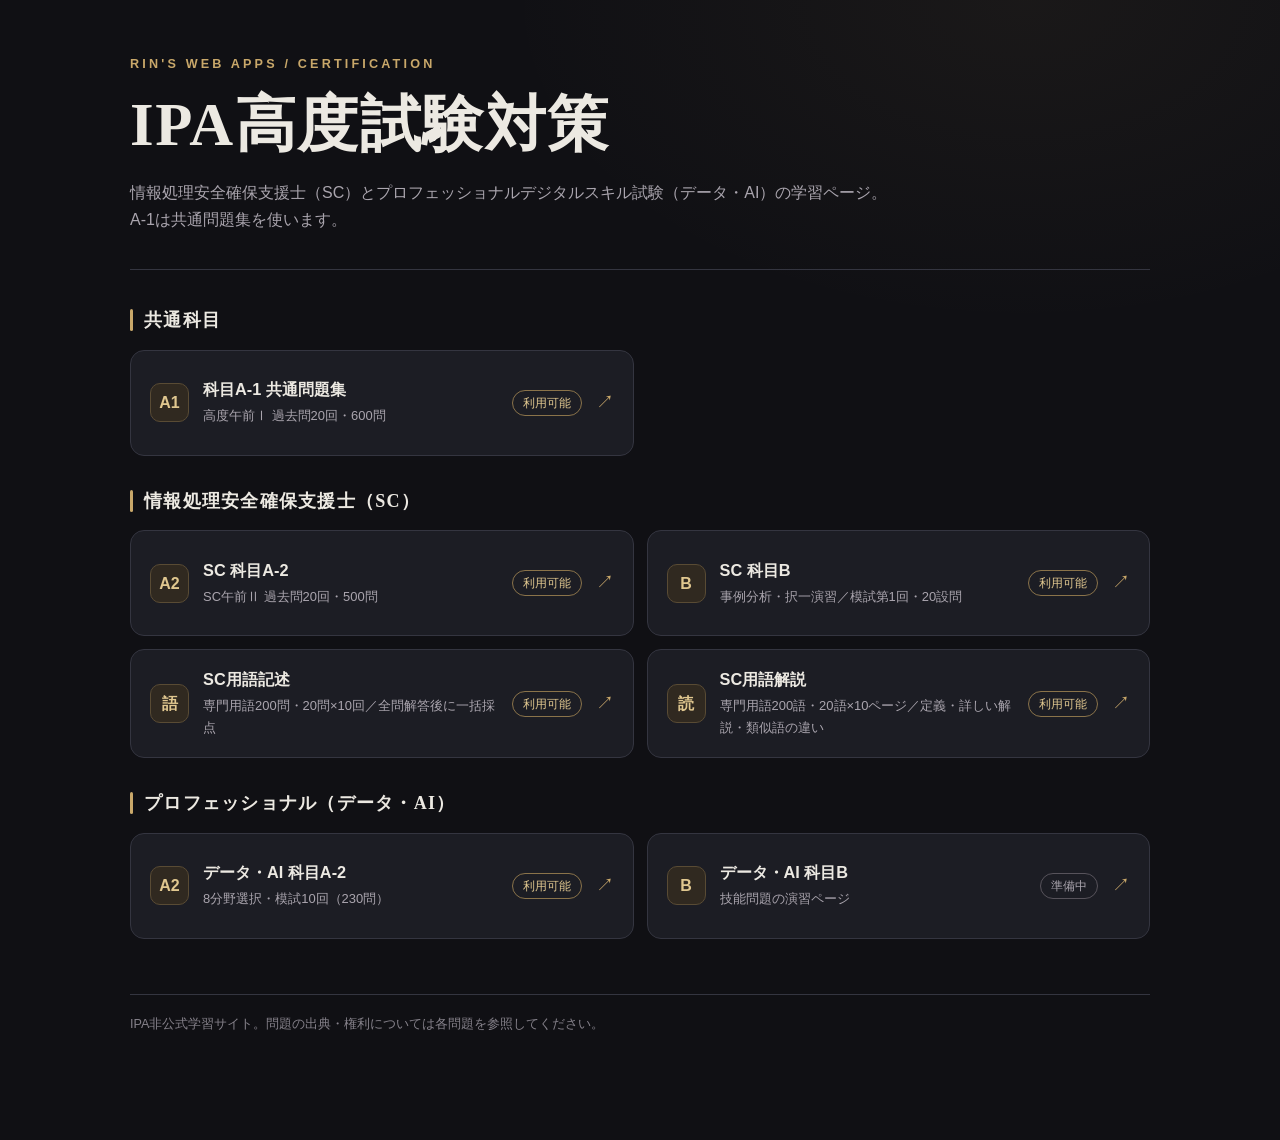
<file: index.html>
<!doctype html>
<html lang="ja"><head><meta charset="utf-8"><meta name="viewport" content="width=device-width,initial-scale=1"><meta name="theme-color" content="#101014"><link rel="stylesheet" href="assets/portal.css"><title>IPA高度試験対策 | Rin’s Web Apps</title></head>
<body><div class="wrap">
<header><p class="eyebrow">RIN'S WEB APPS / CERTIFICATION</p><h1>IPA高度試験対策</h1>
<p class="intro">情報処理安全確保支援士（SC）とプロフェッショナルデジタルスキル試験（データ・AI）の学習ページ。A-1は共通問題集を使います。</p></header>
<hr class="top-rule">
<section class="course" aria-labelledby="common"><h2 class="heading" id="common">共通科目</h2><div class="cards"><a class="tile" href="a1/" aria-label="科目A-1 共通問題集：利用可能">
      <span class="glyph" aria-hidden="true">A1</span>
      <span class="content"><strong>科目A-1 共通問題集</strong><small>高度午前Ⅰ 過去問20回・600問</small></span>
      <span class="state ready">利用可能</span><span class="arrow" aria-hidden="true">↗</span>
    </a></div></section>
<section class="course" aria-labelledby="sc"><h2 class="heading" id="sc">情報処理安全確保支援士（SC）</h2><div class="cards"><a class="tile" href="sc/a2.html" aria-label="SC 科目A-2：500問利用可能">
      <span class="glyph" aria-hidden="true">A2</span>
      <span class="content"><strong>SC 科目A-2</strong><small>SC午前Ⅱ 過去問20回・500問</small></span>
      <span class="state ready">利用可能</span><span class="arrow" aria-hidden="true">↗</span>
    </a><a class="tile" href="sc/b.html" aria-label="SC 科目B：オリジナル模試 第1回・20設問が利用可能">
      <span class="glyph" aria-hidden="true">B</span>
      <span class="content"><strong>SC 科目B</strong><small>事例分析・択一演習／模試第1回・20設問</small></span>
      <span class="state ready">利用可能</span><span class="arrow" aria-hidden="true">↗</span>
    </a><a class="tile" href="sc/vocab.html" aria-label="SC用語記述：専門用語200問を利用可能">
      <span class="glyph" aria-hidden="true">語</span>
      <span class="content"><strong>SC用語記述</strong><small>専門用語200問・20問×10回／全問解答後に一括採点</small></span>
      <span class="state ready">利用可能</span><span class="arrow" aria-hidden="true">↗</span>
    </a><a class="tile" href="sc/vocab-guide.html" aria-label="SC用語解説：専門用語200語を読む">
      <span class="glyph" aria-hidden="true">読</span>
      <span class="content"><strong>SC用語解説</strong><small>専門用語200語・20語×10ページ／定義・詳しい解説・類似語の違い</small></span>
      <span class="state ready">利用可能</span><span class="arrow" aria-hidden="true">↗</span>
    </a></div></section>
<section class="course" aria-labelledby="pd"><h2 class="heading" id="pd">プロフェッショナル（データ・AI）</h2><div class="cards"><a class="tile" href="pd/data-ai/a2.html" aria-label="データ・AI 科目A-2：オリジナル予想問題230問を利用可能">
      <span class="glyph" aria-hidden="true">A2</span>
      <span class="content"><strong>データ・AI 科目A-2</strong><small>8分野選択・模試10回（230問）</small></span>
      <span class="state ready">利用可能</span><span class="arrow" aria-hidden="true">↗</span>
    </a><a class="tile" href="pd/data-ai/b.html" aria-label="データ・AI 科目B：準備中">
      <span class="glyph" aria-hidden="true">B</span>
      <span class="content"><strong>データ・AI 科目B</strong><small>技能問題の演習ページ</small></span>
      <span class="state">準備中</span><span class="arrow" aria-hidden="true">↗</span>
    </a></div></section>
<footer>IPA非公式学習サイト。問題の出典・権利については各問題を参照してください。</footer></div></body></html>
</file>
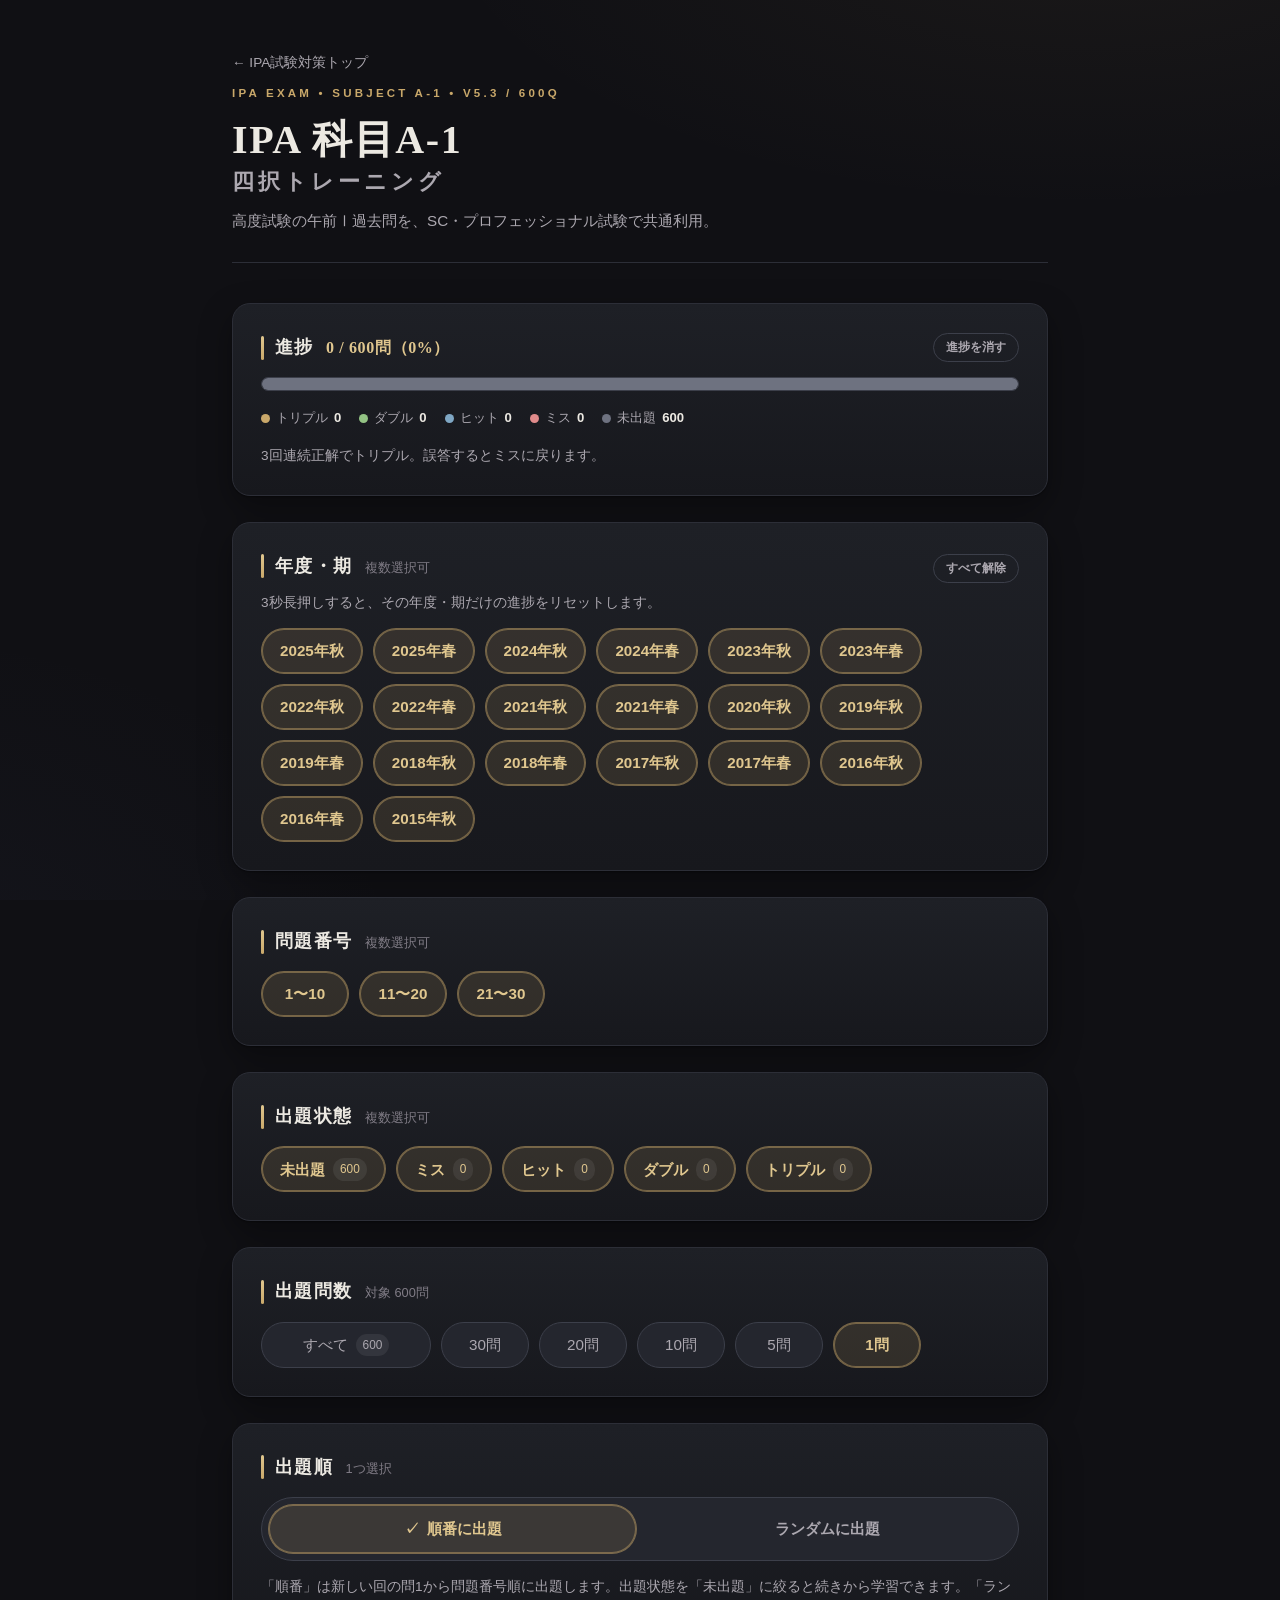
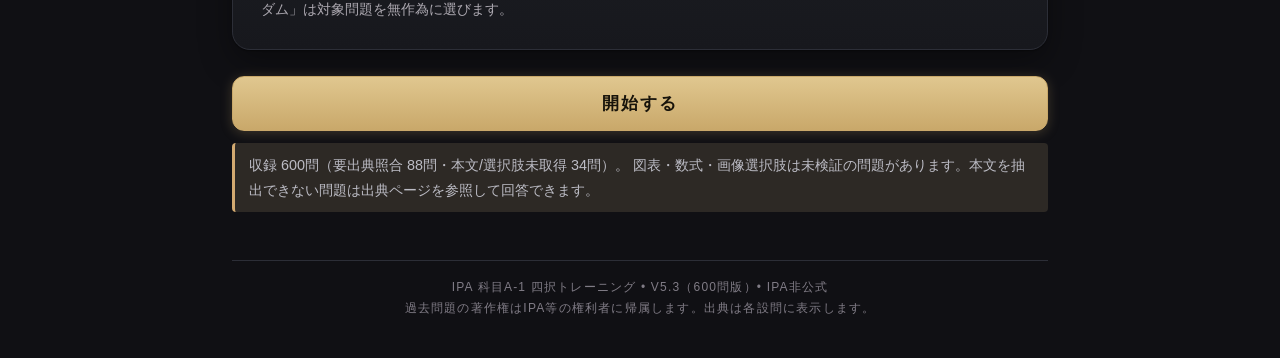
<file: a1/index.html>
<!doctype html>
<html lang="ja">
<head>
  <meta charset="UTF-8">
  <meta name="viewport" content="width=device-width,initial-scale=1">
  <meta name="color-scheme" content="dark">
  <meta name="theme-color" content="#101014">
  <title>IPA 科目A-1 四択トレーニング</title>
  <link rel="stylesheet" href="../assets/style.css?v=0.5.3">
  <style>
    .ipa-note{font-size:.9rem;line-height:1.7;color:#bcbcc5;margin:12px 0}
    .ipa-notice{border-left:3px solid #d3aa71;padding:10px 14px;background:#2d2925;border-radius:4px;line-height:1.7}
    .ipa-source{font-size:.85rem;color:#bfbfc6;margin-top:16px}
    .ipa-source a{color:#c1b0ed;text-decoration:underline;overflow-wrap:anywhere}
    .ipa-result-entry{border:1px solid #41414b;background:#1a1a21;padding:18px;border-radius:12px;margin-bottom:13px;line-height:1.7}
    .ipa-result-entry h3{font-size:1rem;margin:0 0 12px}
    .ipa-result-entry p{margin:6px 0}
    .ipa-result-entry button{margin-top:12px}
    .ipa-raw-choice{white-space:pre-wrap;overflow-wrap:anywhere}
    .ipa-label-small{font-size:.76rem;color:#aeb0b8}
    .ipa-empty{font-size:.95rem;line-height:1.7}
    .ipa-choice-wrong{color:#e6a2a7}
    .ipa-choice-correct{color:#a8dbba}
    .ipa-review-message{margin:12px 0 20px;color:#e2d9c8} .ipa-review-message p{margin:0 0 6px} .ipa-review-message a{color:#d5b0ff;text-decoration:underline} .ipa-action{padding:10px 15px;border-radius:8px;border:1px solid #888;background:#262635;color:#fff;cursor:pointer}
  </style>
</head>
<body>
<div class="app">
 <a class="site-back-link" href="../index.html">← IPA試験対策トップ</a>
 <main id="screen-start" class="screen">
  <header class="app-header">
   <p class="app-eyebrow">IPA EXAM • SUBJECT A-1 • V5.3 / 600Q</p>
   <h1 class="app-title">IPA 科目A-1<span class="app-title-sub">四択トレーニング</span></h1>
   <p class="app-lead">高度試験の午前Ⅰ過去問を、SC・プロフェッショナル試験で共通利用。</p>
  </header>
  <section class="panel mastery-panel" aria-labelledby="mastery-heading">
   <div class="panel-head">
    <h2 id="mastery-heading" class="panel-title">進捗</h2>
    <p id="mastery-headline" class="mastery-headline"></p>
    <button type="button" id="reset-progress-btn" class="btn-ghost btn-small">進捗を消す</button>
   </div>
   <div class="mastery-bar" id="mastery-bar" role="progressbar" aria-label="トリプル到達率" aria-valuemin="0" aria-valuemax="100" aria-valuenow="0">
    <span class="mastery-seg seg-triple" id="seg-triple"></span>
    <span class="mastery-seg seg-double" id="seg-double"></span>
    <span class="mastery-seg seg-hit" id="seg-hit"></span>
    <span class="mastery-seg seg-miss" id="seg-miss"></span>
    <span class="mastery-seg seg-new" id="seg-new"></span>
   </div>
   <ul class="mastery-legend">
    <li><span class="dot dot-triple"></span>トリプル<b id="count-triple">0</b></li>
    <li><span class="dot dot-double"></span>ダブル<b id="count-double">0</b></li>
    <li><span class="dot dot-hit"></span>ヒット<b id="count-hit">0</b></li>
    <li><span class="dot dot-miss"></span>ミス<b id="count-miss">0</b></li>
    <li><span class="dot dot-new"></span>未出題<b id="count-new">0</b></li>
   </ul>
   <p id="mastery-note" class="panel-desc mastery-note">3回連続正解でトリプル。誤答するとミスに戻ります。</p>
  </section>
  <section class="panel" aria-labelledby="exam-heading">
   <div class="panel-head"><h2 id="exam-heading" class="panel-title">年度・期</h2><p class="panel-note">複数選択可</p><button class="btn-ghost btn-small" id="exam-toggle-btn" type="button">すべて解除</button></div>
   <p class="panel-desc">3秒長押しすると、その年度・期だけの進捗をリセットします。</p>
   <div id="exam-options" class="chip-group" role="group" aria-labelledby="exam-heading"></div>
  </section>
  <section class="panel" aria-labelledby="range-heading">
   <div class="panel-head"><h2 id="range-heading" class="panel-title">問題番号</h2><p class="panel-note">複数選択可</p></div>
   <div class="chip-group" role="group" aria-labelledby="range-heading">
    <input type="checkbox" id="range-1" name="range" value="1-10" checked><label class="chip" for="range-1">1〜10</label>
    <input type="checkbox" id="range-2" name="range" value="11-20" checked><label class="chip" for="range-2">11〜20</label>
    <input type="checkbox" id="range-3" name="range" value="21-30" checked><label class="chip" for="range-3">21〜30</label>
   </div>
  </section>
  <section class="panel" aria-labelledby="stage-heading">
   <div class="panel-head"><h2 id="stage-heading" class="panel-title">出題状態</h2><p class="panel-note">複数選択可</p></div>
   <div class="chip-group" role="group" aria-labelledby="stage-heading">
    <input type="checkbox" id="stage-new" name="stage" value="new" checked><label class="chip" for="stage-new">未出題<span class="chip-count" id="chip-count-new">0</span></label>
    <input type="checkbox" id="stage-miss" name="stage" value="miss" checked><label class="chip" for="stage-miss">ミス<span class="chip-count" id="chip-count-miss">0</span></label>
    <input type="checkbox" id="stage-hit" name="stage" value="hit" checked><label class="chip" for="stage-hit">ヒット<span class="chip-count" id="chip-count-hit">0</span></label>
    <input type="checkbox" id="stage-double" name="stage" value="double" checked><label class="chip" for="stage-double">ダブル<span class="chip-count" id="chip-count-double">0</span></label>
    <input type="checkbox" id="stage-triple" name="stage" value="triple" checked><label class="chip" for="stage-triple">トリプル<span class="chip-count" id="chip-count-triple">0</span></label>
   </div>
  </section>
  <section class="panel" aria-labelledby="count-heading">
   <div class="panel-head"><h2 id="count-heading" class="panel-title">出題問数</h2><p class="panel-note" id="count-availability"></p></div>
   <div class="chip-group" role="radiogroup" aria-labelledby="count-heading">
    <input type="radio" name="count" id="count-all" value="all"><label class="chip chip-wide" for="count-all">すべて<span class="chip-count" id="count-all-num">0</span></label>
    <input type="radio" name="count" id="count-30" value="30"><label class="chip" for="count-30">30問</label>
    <input type="radio" name="count" id="count-20" value="20"><label class="chip" for="count-20">20問</label>
    <input type="radio" name="count" id="count-10" value="10"><label class="chip" for="count-10">10問</label>
    <input type="radio" name="count" id="count-5" value="5"><label class="chip" for="count-5">5問</label>
    <input type="radio" name="count" id="count-1" value="1" checked><label class="chip" for="count-1">1問</label>
   </div>
  </section>
  <section class="panel" aria-labelledby="order-heading">
   <div class="panel-head"><h2 id="order-heading" class="panel-title">出題順</h2><p class="panel-note">1つ選択</p></div>
   <div class="order-options" role="radiogroup" aria-labelledby="order-heading">
    <input type="radio" id="order-sequential" name="order" value="sequential" checked><label class="order-choice" for="order-sequential">順番に出題</label>
    <input type="radio" id="order-random" name="order" value="random"><label class="order-choice" for="order-random">ランダムに出題</label>
   </div>
   <p class="order-help">「順番」は新しい回の問1から問題番号順に出題します。出題状態を「未出題」に絞ると続きから学習できます。「ランダム」は対象問題を無作為に選びます。</p>
  </section>
  <div id="start-error" class="alert" role="alert" hidden></div>
  <button type="button" id="start-btn" class="btn-primary btn-block">開始する</button>
  <p class="ipa-note ipa-notice"><span id="data-summary">20回600問を収録。</span> 図表・数式・画像選択肢は未検証の問題があります。本文を抽出できない問題は出典ページを参照して回答できます。</p>
 </main>
 <main id="screen-quiz" class="screen" hidden>
  <div class="quiz-top"><p class="quiz-meta"><span id="question-meta"></span><span id="question-stage" class="stage-tag"></span></p><p id="question-counter" class="quiz-counter"></p></div>
  <div class="progress" id="progress-bar" role="progressbar" aria-label="進捗" aria-valuemin="0" aria-valuemax="100" aria-valuenow="0"><div class="progress-fill" id="progress-fill"></div></div>
  <article class="panel quiz-panel">
   <h2 id="question-text" class="question-text" tabindex="-1"></h2>
   <div id="question-review" class="ipa-notice ipa-review-message" hidden></div>
   <div id="answer-area" class="answer-area"></div>
   <p class="quiz-hint" aria-hidden="true">キー1〜4で選択 / Enterで次へ</p>
   <button id="next-btn" type="button" class="btn-primary btn-block">次へ</button>
  </article>
 </main>
 <main id="screen-result" class="screen" hidden>
  <header class="result-head"><p class="app-eyebrow">RESULT</p><h2 class="panel-title-lg">結果</h2></header>
  <section class="panel score-panel" aria-label="採点結果"><p id="score" class="score-line"></p><p id="score-percent" class="score-percent"></p><p id="score-sub" class="score-sub"></p></section>
  <section aria-label="各問題の結果"><ol id="result-list" class="result-list"></ol></section>
  <button id="back-to-start-btn" type="button" class="btn-secondary btn-block">スタート画面に戻る</button>
 </main>
 <footer class="app-footer"><p>IPA 科目A-1 四択トレーニング • V5.3（600問版）• IPA非公式</p><p>過去問題の著作権はIPA等の権利者に帰属します。出典は各設問に表示します。</p></footer>
</div>
<script src="../assets/exam-config.js?v=0.5.4"></script>
<script src="../assets/app.js?v=0.5.4"></script>
</body></html>
</file>
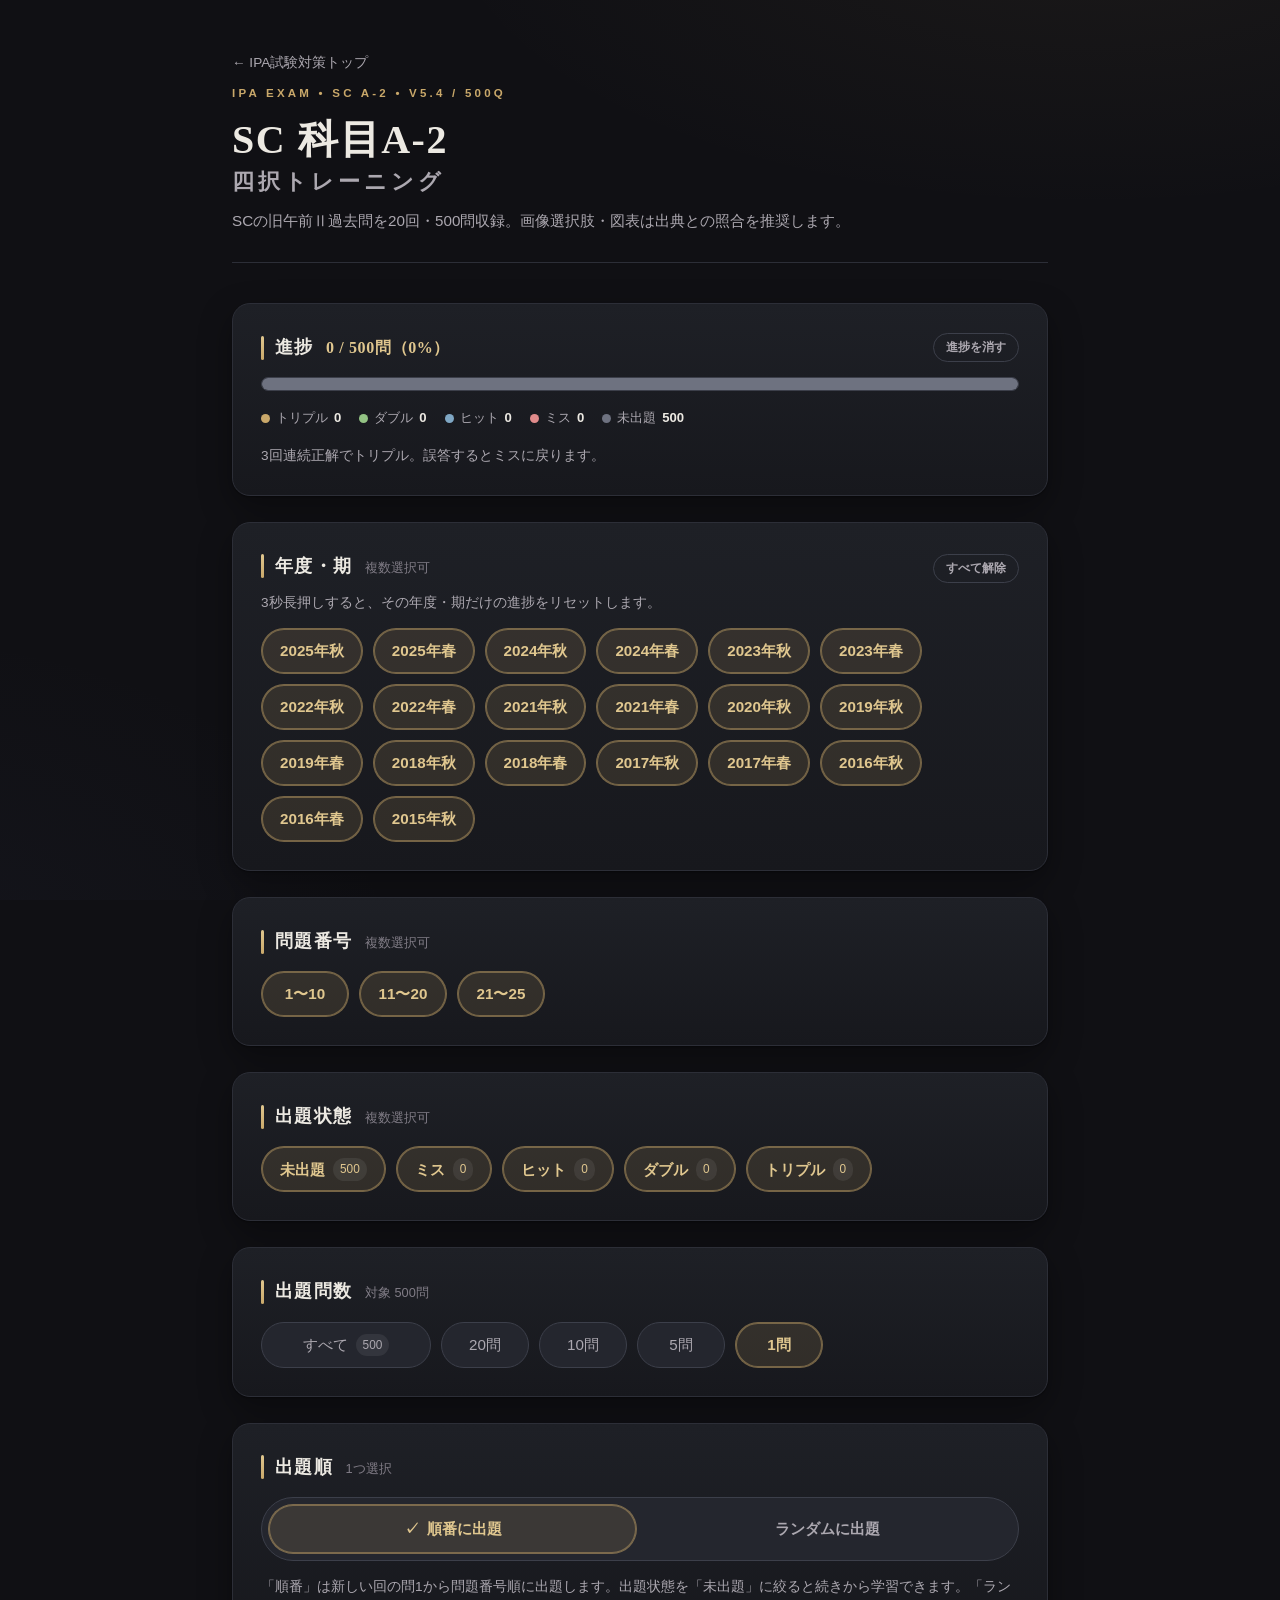
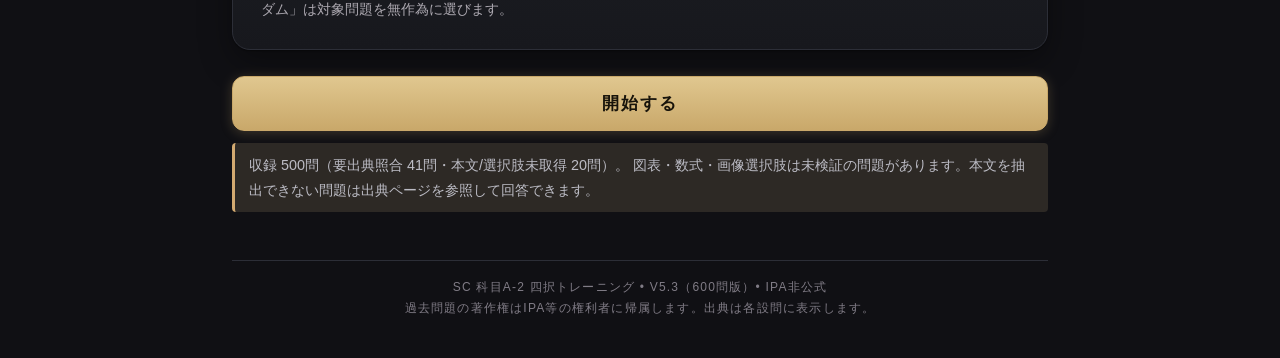
<file: sc/a2.html>
<!doctype html>
<html lang="ja">
<head>
  <meta charset="UTF-8">
  <meta name="viewport" content="width=device-width,initial-scale=1">
  <meta name="color-scheme" content="dark">
  <meta name="theme-color" content="#101014">
  <title>SC 科目A-2 四択トレーニング</title>
  <link rel="stylesheet" href="../assets/style.css?v=0.5.4">
  <style>
    .ipa-note{font-size:.9rem;line-height:1.7;color:#bcbcc5;margin:12px 0}
    .ipa-notice{border-left:3px solid #d3aa71;padding:10px 14px;background:#2d2925;border-radius:4px;line-height:1.7}
    .ipa-source{font-size:.85rem;color:#bfbfc6;margin-top:16px}
    .ipa-source a{color:#c1b0ed;text-decoration:underline;overflow-wrap:anywhere}
    .ipa-result-entry{border:1px solid #41414b;background:#1a1a21;padding:18px;border-radius:12px;margin-bottom:13px;line-height:1.7}
    .ipa-result-entry h3{font-size:1rem;margin:0 0 12px}
    .ipa-result-entry p{margin:6px 0}
    .ipa-result-entry button{margin-top:12px}
    .ipa-raw-choice{white-space:pre-wrap;overflow-wrap:anywhere}
    .ipa-label-small{font-size:.76rem;color:#aeb0b8}
    .ipa-empty{font-size:.95rem;line-height:1.7}
    .ipa-choice-wrong{color:#e6a2a7}
    .ipa-choice-correct{color:#a8dbba}
    .ipa-review-message{margin:12px 0 20px;color:#e2d9c8} .ipa-review-message p{margin:0 0 6px} .ipa-review-message a{color:#d5b0ff;text-decoration:underline} .ipa-action{padding:10px 15px;border-radius:8px;border:1px solid #888;background:#262635;color:#fff;cursor:pointer}
    .ipa-source-figure{margin:10px 0 16px;max-width:100%}
    .ipa-source-figure img{display:block;max-width:100%;height:auto;background:#fff;border-radius:6px}
    .ipa-source-figure img[hidden]{display:none}
    .ipa-source-figure p{line-height:1.4}
    .choice-text .ipa-source-figure{margin:8px 0 2px}
  </style>
</head>
<body>
<div class="app">
 <a class="site-back-link" href="../index.html">← IPA試験対策トップ</a>
 <main id="screen-start" class="screen">
  <header class="app-header">
   <p class="app-eyebrow">IPA EXAM • SC A-2 • V5.4 / 500Q</p>
   <h1 class="app-title">SC 科目A-2<span class="app-title-sub">四択トレーニング</span></h1>
   <p class="app-lead">SCの旧午前Ⅱ過去問を20回・500問収録。画像選択肢・図表は出典との照合を推奨します。</p>
  </header>
  <section class="panel mastery-panel" aria-labelledby="mastery-heading">
   <div class="panel-head">
    <h2 id="mastery-heading" class="panel-title">進捗</h2>
    <p id="mastery-headline" class="mastery-headline"></p>
    <button type="button" id="reset-progress-btn" class="btn-ghost btn-small">進捗を消す</button>
   </div>
   <div class="mastery-bar" id="mastery-bar" role="progressbar" aria-label="トリプル到達率" aria-valuemin="0" aria-valuemax="100" aria-valuenow="0">
    <span class="mastery-seg seg-triple" id="seg-triple"></span>
    <span class="mastery-seg seg-double" id="seg-double"></span>
    <span class="mastery-seg seg-hit" id="seg-hit"></span>
    <span class="mastery-seg seg-miss" id="seg-miss"></span>
    <span class="mastery-seg seg-new" id="seg-new"></span>
   </div>
   <ul class="mastery-legend">
    <li><span class="dot dot-triple"></span>トリプル<b id="count-triple">0</b></li>
    <li><span class="dot dot-double"></span>ダブル<b id="count-double">0</b></li>
    <li><span class="dot dot-hit"></span>ヒット<b id="count-hit">0</b></li>
    <li><span class="dot dot-miss"></span>ミス<b id="count-miss">0</b></li>
    <li><span class="dot dot-new"></span>未出題<b id="count-new">0</b></li>
   </ul>
   <p id="mastery-note" class="panel-desc mastery-note">3回連続正解でトリプル。誤答するとミスに戻ります。</p>
  </section>
  <section class="panel" aria-labelledby="exam-heading">
   <div class="panel-head"><h2 id="exam-heading" class="panel-title">年度・期</h2><p class="panel-note">複数選択可</p><button class="btn-ghost btn-small" id="exam-toggle-btn" type="button">すべて解除</button></div>
   <p class="panel-desc">3秒長押しすると、その年度・期だけの進捗をリセットします。</p>
   <div id="exam-options" class="chip-group" role="group" aria-labelledby="exam-heading"></div>
  </section>
  <section class="panel" aria-labelledby="range-heading">
   <div class="panel-head"><h2 id="range-heading" class="panel-title">問題番号</h2><p class="panel-note">複数選択可</p></div>
   <div class="chip-group" role="group" aria-labelledby="range-heading">
    <input type="checkbox" id="range-1" name="range" value="1-10" checked><label class="chip" for="range-1">1〜10</label>
    <input type="checkbox" id="range-2" name="range" value="11-20" checked><label class="chip" for="range-2">11〜20</label>
    <input type="checkbox" id="range-3" name="range" value="21-25" checked><label class="chip" for="range-3">21〜25</label>
   </div>
  </section>
  <section class="panel" aria-labelledby="stage-heading">
   <div class="panel-head"><h2 id="stage-heading" class="panel-title">出題状態</h2><p class="panel-note">複数選択可</p></div>
   <div class="chip-group" role="group" aria-labelledby="stage-heading">
    <input type="checkbox" id="stage-new" name="stage" value="new" checked><label class="chip" for="stage-new">未出題<span class="chip-count" id="chip-count-new">0</span></label>
    <input type="checkbox" id="stage-miss" name="stage" value="miss" checked><label class="chip" for="stage-miss">ミス<span class="chip-count" id="chip-count-miss">0</span></label>
    <input type="checkbox" id="stage-hit" name="stage" value="hit" checked><label class="chip" for="stage-hit">ヒット<span class="chip-count" id="chip-count-hit">0</span></label>
    <input type="checkbox" id="stage-double" name="stage" value="double" checked><label class="chip" for="stage-double">ダブル<span class="chip-count" id="chip-count-double">0</span></label>
    <input type="checkbox" id="stage-triple" name="stage" value="triple" checked><label class="chip" for="stage-triple">トリプル<span class="chip-count" id="chip-count-triple">0</span></label>
   </div>
  </section>
  <section class="panel" aria-labelledby="count-heading">
   <div class="panel-head"><h2 id="count-heading" class="panel-title">出題問数</h2><p class="panel-note" id="count-availability"></p></div>
   <div class="chip-group" role="radiogroup" aria-labelledby="count-heading">
    <input type="radio" name="count" id="count-all" value="all"><label class="chip chip-wide" for="count-all">すべて<span class="chip-count" id="count-all-num">0</span></label>
    <input type="radio" name="count" id="count-20" value="20"><label class="chip" for="count-20">20問</label>
    <input type="radio" name="count" id="count-10" value="10"><label class="chip" for="count-10">10問</label>
    <input type="radio" name="count" id="count-5" value="5"><label class="chip" for="count-5">5問</label>
    <input type="radio" name="count" id="count-1" value="1" checked><label class="chip" for="count-1">1問</label>
   </div>
  </section>
  <section class="panel" aria-labelledby="order-heading">
   <div class="panel-head"><h2 id="order-heading" class="panel-title">出題順</h2><p class="panel-note">1つ選択</p></div>
   <div class="order-options" role="radiogroup" aria-labelledby="order-heading">
    <input type="radio" id="order-sequential" name="order" value="sequential" checked><label class="order-choice" for="order-sequential">順番に出題</label>
    <input type="radio" id="order-random" name="order" value="random"><label class="order-choice" for="order-random">ランダムに出題</label>
   </div>
   <p class="order-help">「順番」は新しい回の問1から問題番号順に出題します。出題状態を「未出題」に絞ると続きから学習できます。「ランダム」は対象問題を無作為に選びます。</p>
  </section>
  <div id="start-error" class="alert" role="alert" hidden></div>
  <button type="button" id="start-btn" class="btn-primary btn-block">開始する</button>
  <p class="ipa-note ipa-notice"><span id="data-summary">20回500問を収録。</span> 図表・数式・画像選択肢は未検証の問題があります。本文を抽出できない問題は出典ページを参照して回答できます。</p>
 </main>
 <main id="screen-quiz" class="screen" hidden>
  <div class="quiz-top"><p class="quiz-meta"><span id="question-meta"></span><span id="question-stage" class="stage-tag"></span></p><p id="question-counter" class="quiz-counter"></p></div>
  <div class="progress" id="progress-bar" role="progressbar" aria-label="進捗" aria-valuemin="0" aria-valuemax="100" aria-valuenow="0"><div class="progress-fill" id="progress-fill"></div></div>
  <article class="panel quiz-panel">
   <h2 id="question-text" class="question-text" tabindex="-1"></h2>
   <div id="question-review" class="ipa-notice ipa-review-message" hidden></div>
   <div id="answer-area" class="answer-area"></div>
   <p class="quiz-hint" aria-hidden="true">キー1〜4で選択 / Enterで次へ</p>
   <button id="next-btn" type="button" class="btn-primary btn-block">次へ</button>
  </article>
 </main>
 <main id="screen-result" class="screen" hidden>
  <header class="result-head"><p class="app-eyebrow">RESULT</p><h2 class="panel-title-lg">結果</h2></header>
  <section class="panel score-panel" aria-label="採点結果"><p id="score" class="score-line"></p><p id="score-percent" class="score-percent"></p><p id="score-sub" class="score-sub"></p></section>
  <section aria-label="各問題の結果"><ol id="result-list" class="result-list"></ol></section>
  <button id="back-to-start-btn" type="button" class="btn-secondary btn-block">スタート画面に戻る</button>
 </main>
 <footer class="app-footer"><p>SC 科目A-2 四択トレーニング • V5.3（600問版）• IPA非公式</p><p>過去問題の著作権はIPA等の権利者に帰属します。出典は各設問に表示します。</p></footer>
</div>
<script src="../assets/exam-config.js?v=0.5.4"></script>
<script>window.IPA_ACTIVE_EXAM = "scA2";</script>
<script src="../assets/app.js?v=0.5.4"></script>
</body></html>
</file>
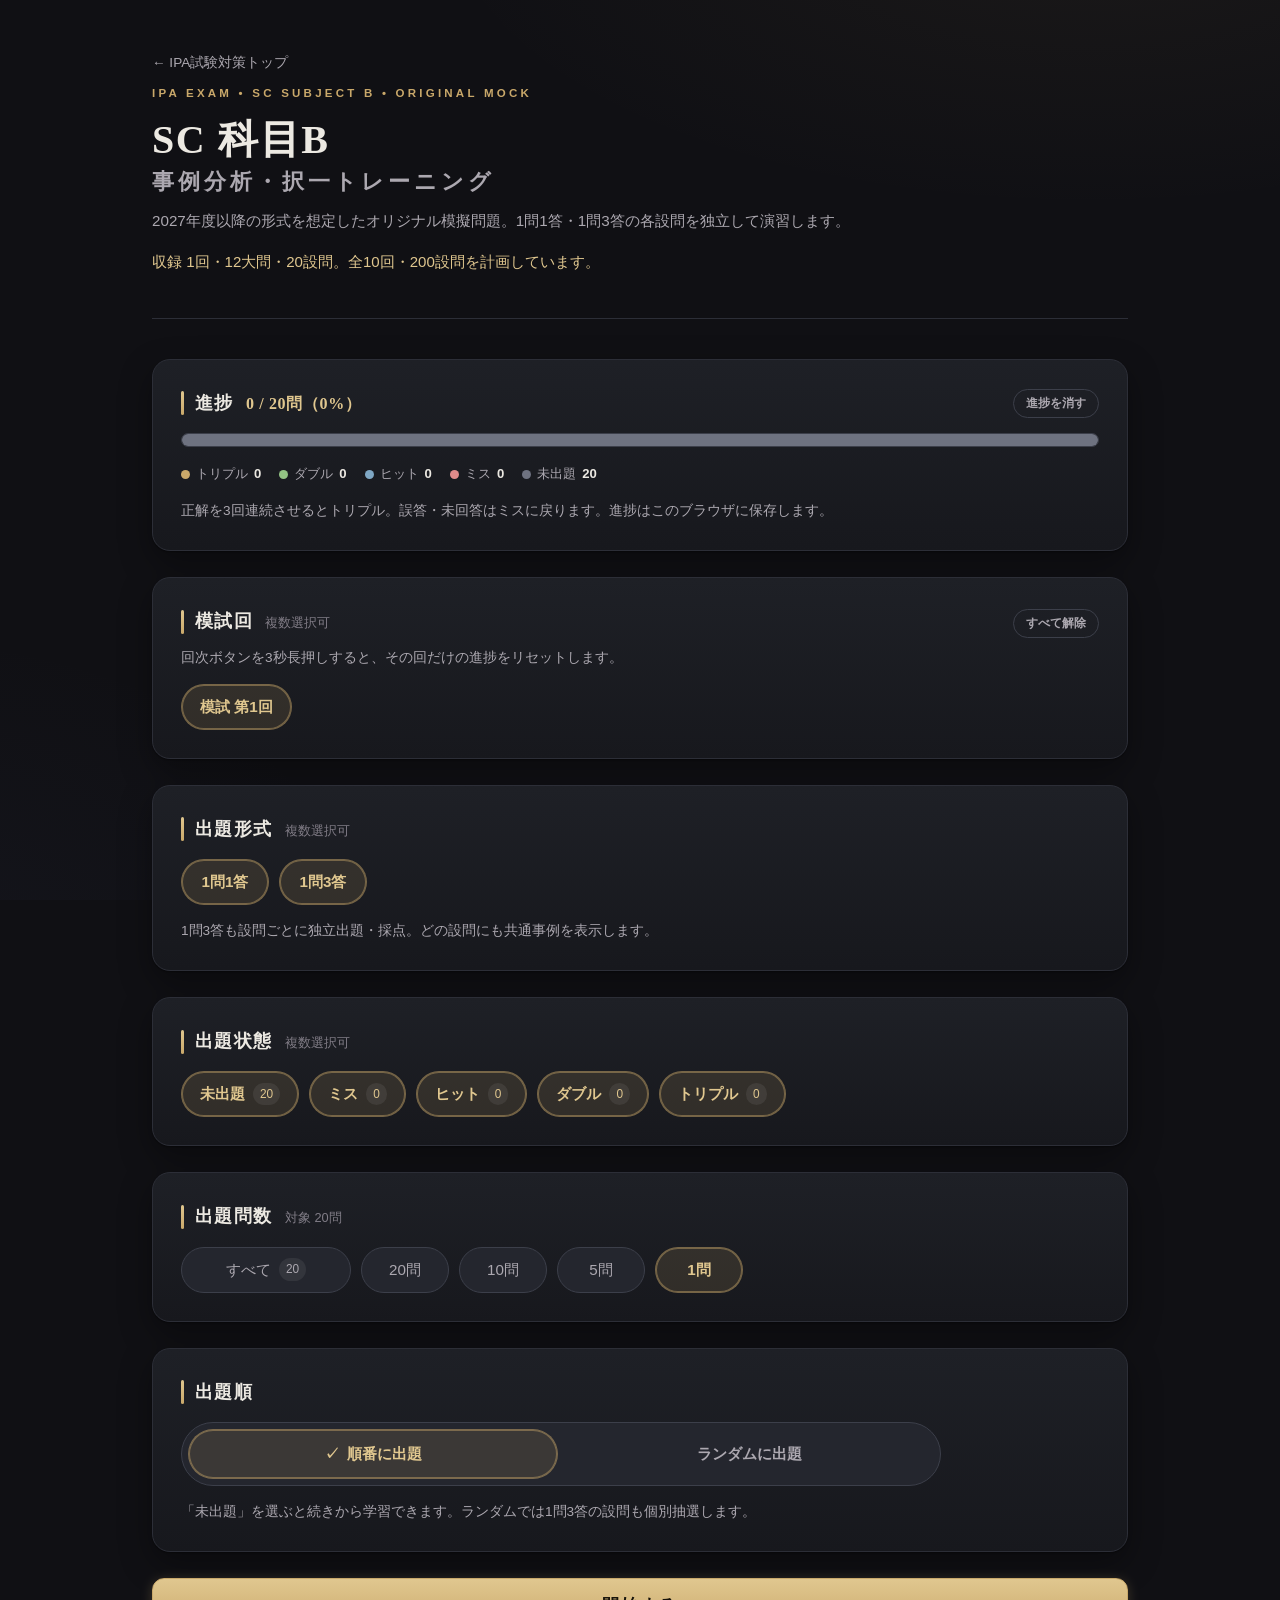
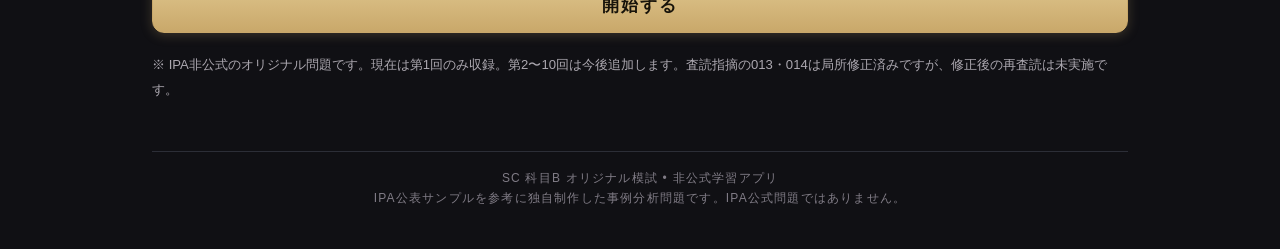
<file: sc/b.html>
<!doctype html>
<html lang="ja">
<head>
<meta charset="utf-8">
<meta name="viewport" content="width=device-width,initial-scale=1">
<meta name="color-scheme" content="dark">
<meta name="theme-color" content="#101014">
<title>SC 科目B｜事例分析・択一トレーニング</title>
<link rel="stylesheet" href="../assets/style.css?v=5.8.0">
<link rel="stylesheet" href="../assets/sc-b.css?v=5.8.0">
</head>
<body class="scb-page">
<div class="app">
 <a class="site-back-link" href="../index.html">← IPA試験対策トップ</a>
 <main id="screen-start" class="screen">
  <header class="app-header">
   <p class="app-eyebrow">IPA EXAM • SC SUBJECT B • ORIGINAL MOCK</p>
   <h1 class="app-title">SC 科目B<span class="app-title-sub">事例分析・択一トレーニング</span></h1>
   <p class="app-lead">2027年度以降の形式を想定したオリジナル模擬問題。1問1答・1問3答の各設問を独立して演習します。</p>
   <p class="scb-availability" id="data-status" aria-live="polite">問題データを読み込んでいます…</p>
  </header>
  <section class="panel mastery-panel" aria-labelledby="mastery-heading">
   <div class="panel-head"><h2 class="panel-title" id="mastery-heading">進捗</h2><p id="mastery-headline" class="mastery-headline">0 / 0問</p><button type="button" id="reset-all" class="btn-ghost btn-small">進捗を消す</button></div>
   <div class="mastery-bar" id="mastery-bar" role="progressbar" aria-label="トリプル到達率" aria-valuemin="0" aria-valuemax="100" aria-valuenow="0"><span class="mastery-seg seg-triple" id="seg-triple"></span><span class="mastery-seg seg-double" id="seg-double"></span><span class="mastery-seg seg-hit" id="seg-hit"></span><span class="mastery-seg seg-miss" id="seg-miss"></span><span class="mastery-seg seg-new" id="seg-new"></span></div>
   <ul class="mastery-legend">
    <li><span class="dot dot-triple"></span>トリプル<b id="count-triple">0</b></li>
    <li><span class="dot dot-double"></span>ダブル<b id="count-double">0</b></li>
    <li><span class="dot dot-hit"></span>ヒット<b id="count-hit">0</b></li>
    <li><span class="dot dot-miss"></span>ミス<b id="count-miss">0</b></li>
    <li><span class="dot dot-new"></span>未出題<b id="count-new">0</b></li>
   </ul>
   <p id="mastery-note" class="panel-desc mastery-note">正解を3回連続させるとトリプル。誤答・未回答はミスに戻ります。進捗はこのブラウザに保存します。</p>
  </section>
  <section class="panel" aria-labelledby="exam-heading">
   <div class="panel-head"><h2 id="exam-heading" class="panel-title">模試回</h2><p class="panel-note">複数選択可</p><button type="button" id="toggle-exams" class="btn-ghost btn-small">すべて解除</button></div>
   <p class="panel-desc">回次ボタンを3秒長押しすると、その回だけの進捗をリセットします。</p>
   <div class="chip-group" id="exam-options" role="group" aria-labelledby="exam-heading"></div>
  </section>
  <section class="panel" aria-labelledby="format-heading">
   <div class="panel-head"><h2 id="format-heading" class="panel-title">出題形式</h2><p class="panel-note">複数選択可</p></div>
   <div class="chip-group" role="group" aria-labelledby="format-heading">
    <input id="format-single" type="checkbox" name="format" value="single" checked><label for="format-single" class="chip">1問1答</label>
    <input id="format-multi" type="checkbox" name="format" value="multi" checked><label for="format-multi" class="chip">1問3答</label>
   </div>
   <p class="panel-desc scb-format-note">1問3答も設問ごとに独立出題・採点。どの設問にも共通事例を表示します。</p>
  </section>
  <section class="panel" aria-labelledby="stage-heading">
   <div class="panel-head"><h2 id="stage-heading" class="panel-title">出題状態</h2><p class="panel-note">複数選択可</p></div>
   <div class="chip-group" role="group" aria-labelledby="stage-heading">
    <input type="checkbox" id="stage-new" name="stage" value="new" checked><label class="chip" for="stage-new">未出題<span class="chip-count" id="chip-count-new">0</span></label>
    <input type="checkbox" id="stage-miss" name="stage" value="miss" checked><label class="chip" for="stage-miss">ミス<span class="chip-count" id="chip-count-miss">0</span></label>
    <input type="checkbox" id="stage-hit" name="stage" value="hit" checked><label class="chip" for="stage-hit">ヒット<span class="chip-count" id="chip-count-hit">0</span></label>
    <input type="checkbox" id="stage-double" name="stage" value="double" checked><label class="chip" for="stage-double">ダブル<span class="chip-count" id="chip-count-double">0</span></label>
    <input type="checkbox" id="stage-triple" name="stage" value="triple" checked><label class="chip" for="stage-triple">トリプル<span class="chip-count" id="chip-count-triple">0</span></label>
   </div>
  </section>
  <section class="panel" aria-labelledby="count-heading">
   <div class="panel-head"><h2 id="count-heading" class="panel-title">出題問数</h2><p class="panel-note" id="count-availability">対象 0問</p></div>
   <div class="chip-group" role="radiogroup" aria-labelledby="count-heading">
    <input type="radio" name="count" id="count-all" value="all"><label class="chip chip-wide" for="count-all">すべて<span class="chip-count" id="count-all-num">0</span></label>
    <input type="radio" name="count" id="count-20" value="20"><label class="chip" for="count-20">20問</label>
    <input type="radio" name="count" id="count-10" value="10"><label class="chip" for="count-10">10問</label>
    <input type="radio" name="count" id="count-5" value="5"><label class="chip" for="count-5">5問</label>
    <input type="radio" name="count" id="count-1" value="1" checked><label class="chip" for="count-1">1問</label>
   </div>
  </section>
  <section class="panel" aria-labelledby="order-heading">
   <div class="panel-head"><h2 id="order-heading" class="panel-title">出題順</h2></div>
   <div class="order-options" role="radiogroup" aria-labelledby="order-heading">
    <input type="radio" name="order" id="order-sequential" value="sequential" checked><label class="order-choice" for="order-sequential">順番に出題</label>
    <input type="radio" name="order" id="order-random" value="random"><label class="order-choice" for="order-random">ランダムに出題</label>
   </div>
   <p class="panel-desc scb-order-help">「未出題」を選ぶと続きから学習できます。ランダムでは1問3答の設問も個別抽選します。</p>
  </section>
  <div id="start-error" class="scb-alert" role="alert" hidden></div>
  <button type="button" class="btn-primary btn-block" id="start-btn" disabled>開始する</button>
  <p class="scb-disclaimer">※ IPA非公式のオリジナル問題です。現在は第1回のみ収録。第2〜10回は今後追加します。査読指摘の013・014は局所修正済みですが、修正後の再査読は未実施です。</p>
 </main>
 <main id="screen-quiz" class="screen" hidden>
  <div class="scb-quiz-header"><div class="quiz-top"><p class="quiz-meta"><span id="question-meta"></span><span id="question-stage" class="stage-tag"></span></p><p id="question-counter" class="quiz-counter"></p></div><button type="button" id="exit-quiz" class="btn-ghost btn-small">中断して戻る</button></div>
  <div class="progress" id="progress-bar" role="progressbar" aria-label="解答進捗" aria-valuemin="0" aria-valuemax="100" aria-valuenow="0"><div class="progress-fill" id="progress-fill"></div></div>
  <section class="panel scb-case-panel" aria-label="共通事例">
   <details id="case-details" open><summary id="case-title">事例文・図表・設定資料</summary><div id="case-body" class="scb-case-body"></div></details>
  </section>
  <article class="panel quiz-panel">
   <p class="scb-question-eyebrow" id="question-section-label"></p>
   <h2 id="question-text" tabindex="-1" class="question-text"></h2>
   <div id="question-extra" class="scb-question-extra"></div>
   <div id="answer-area" class="answer-area"></div>
   <p class="quiz-hint">選択肢の記号をクリックして回答。未回答のまま次へ進むと不正解扱いです。</p>
   <button type="button" id="next-btn" class="btn-primary btn-block">次へ</button>
  </article>
 </main>
 <main id="screen-result" class="screen" hidden>
  <header class="result-head"><p class="app-eyebrow">RESULT</p><h2 class="panel-title-lg">採点結果</h2></header>
  <section class="panel score-panel" aria-label="採点結果"><p id="score" class="score-line"></p><p id="score-percent" class="score-percent"></p><p id="score-sub" class="score-sub"></p></section>
  <section aria-label="各設問の結果"><ol id="result-list" class="result-list scb-result-list"></ol></section>
  <button type="button" id="back-to-start" class="btn-secondary btn-block">スタート画面に戻る</button>
 </main>
 <footer class="app-footer"><p>SC 科目B オリジナル模試 • 非公式学習アプリ</p><p>IPA公表サンプルを参考に独自制作した事例分析問題です。IPA公式問題ではありません。</p></footer>
</div>
<script src="../assets/sc-b.js?v=5.8.0" defer></script>
</body>
</html>
</file>
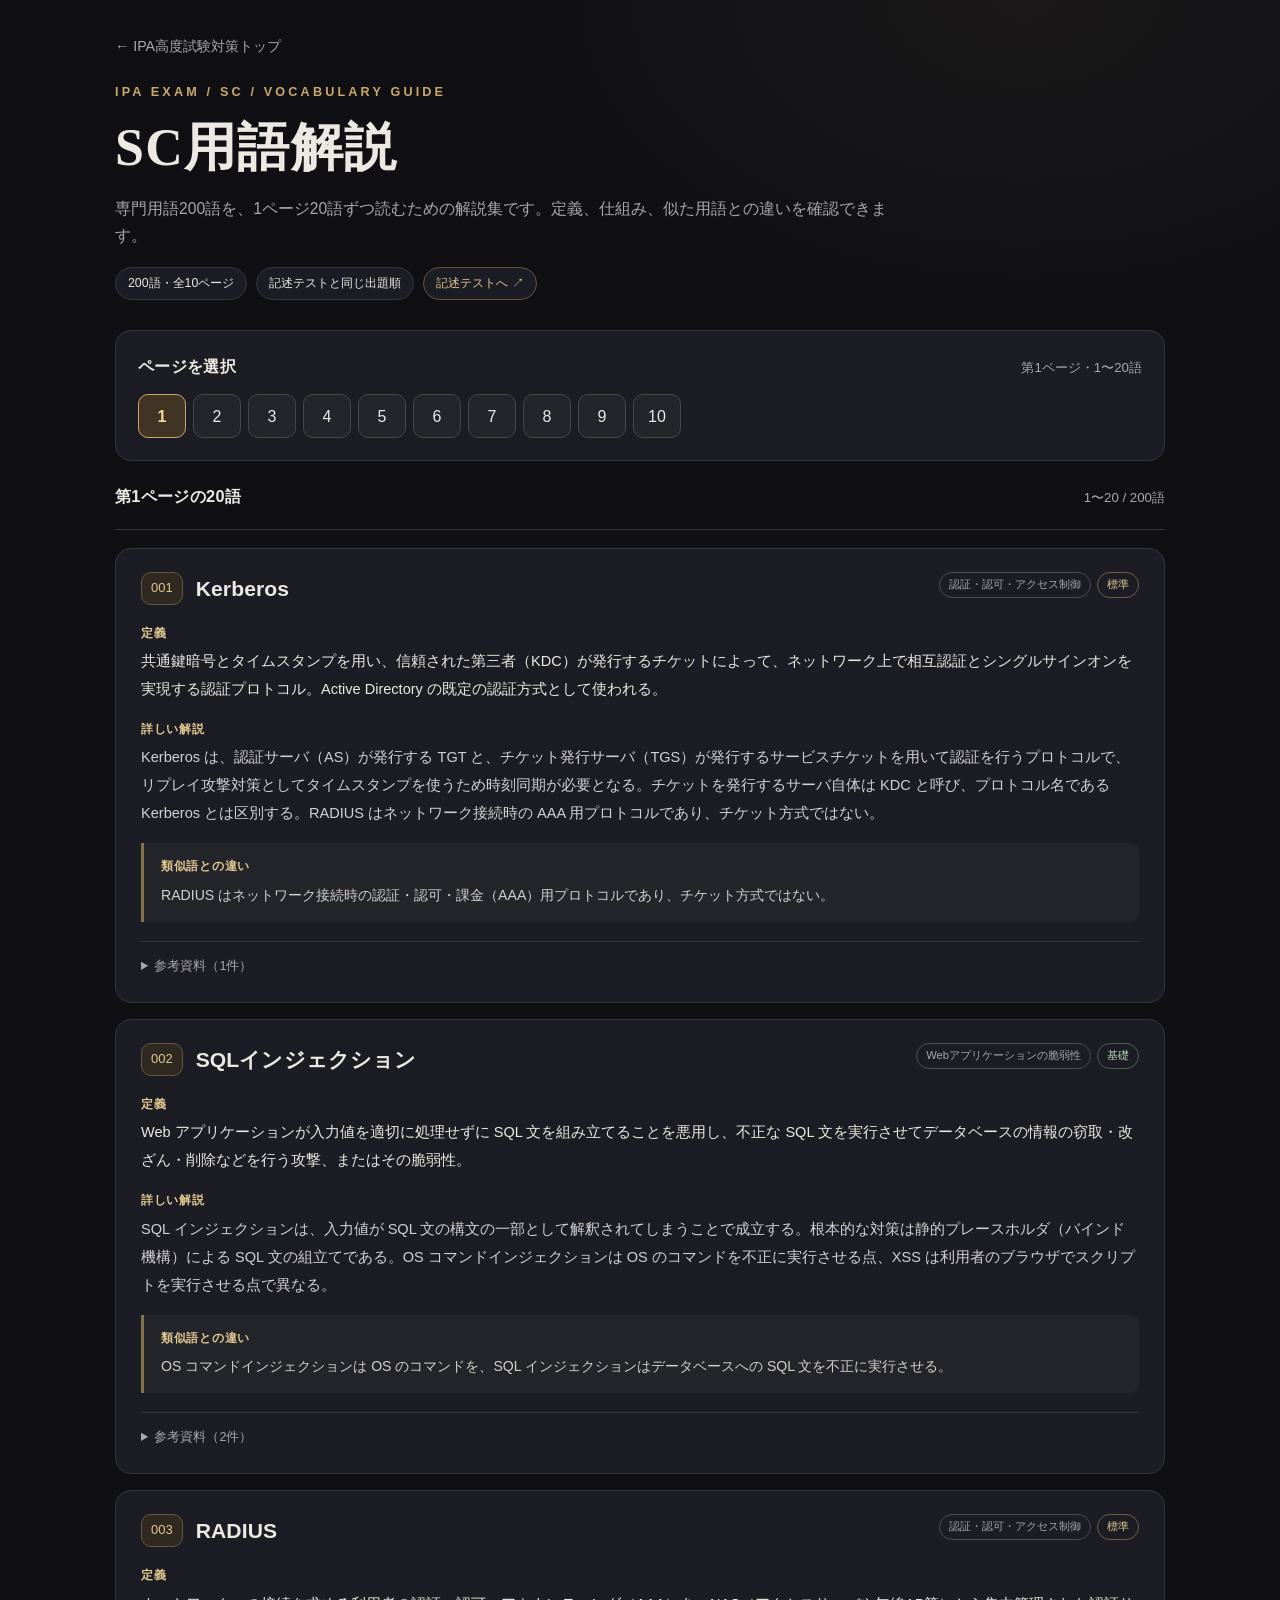
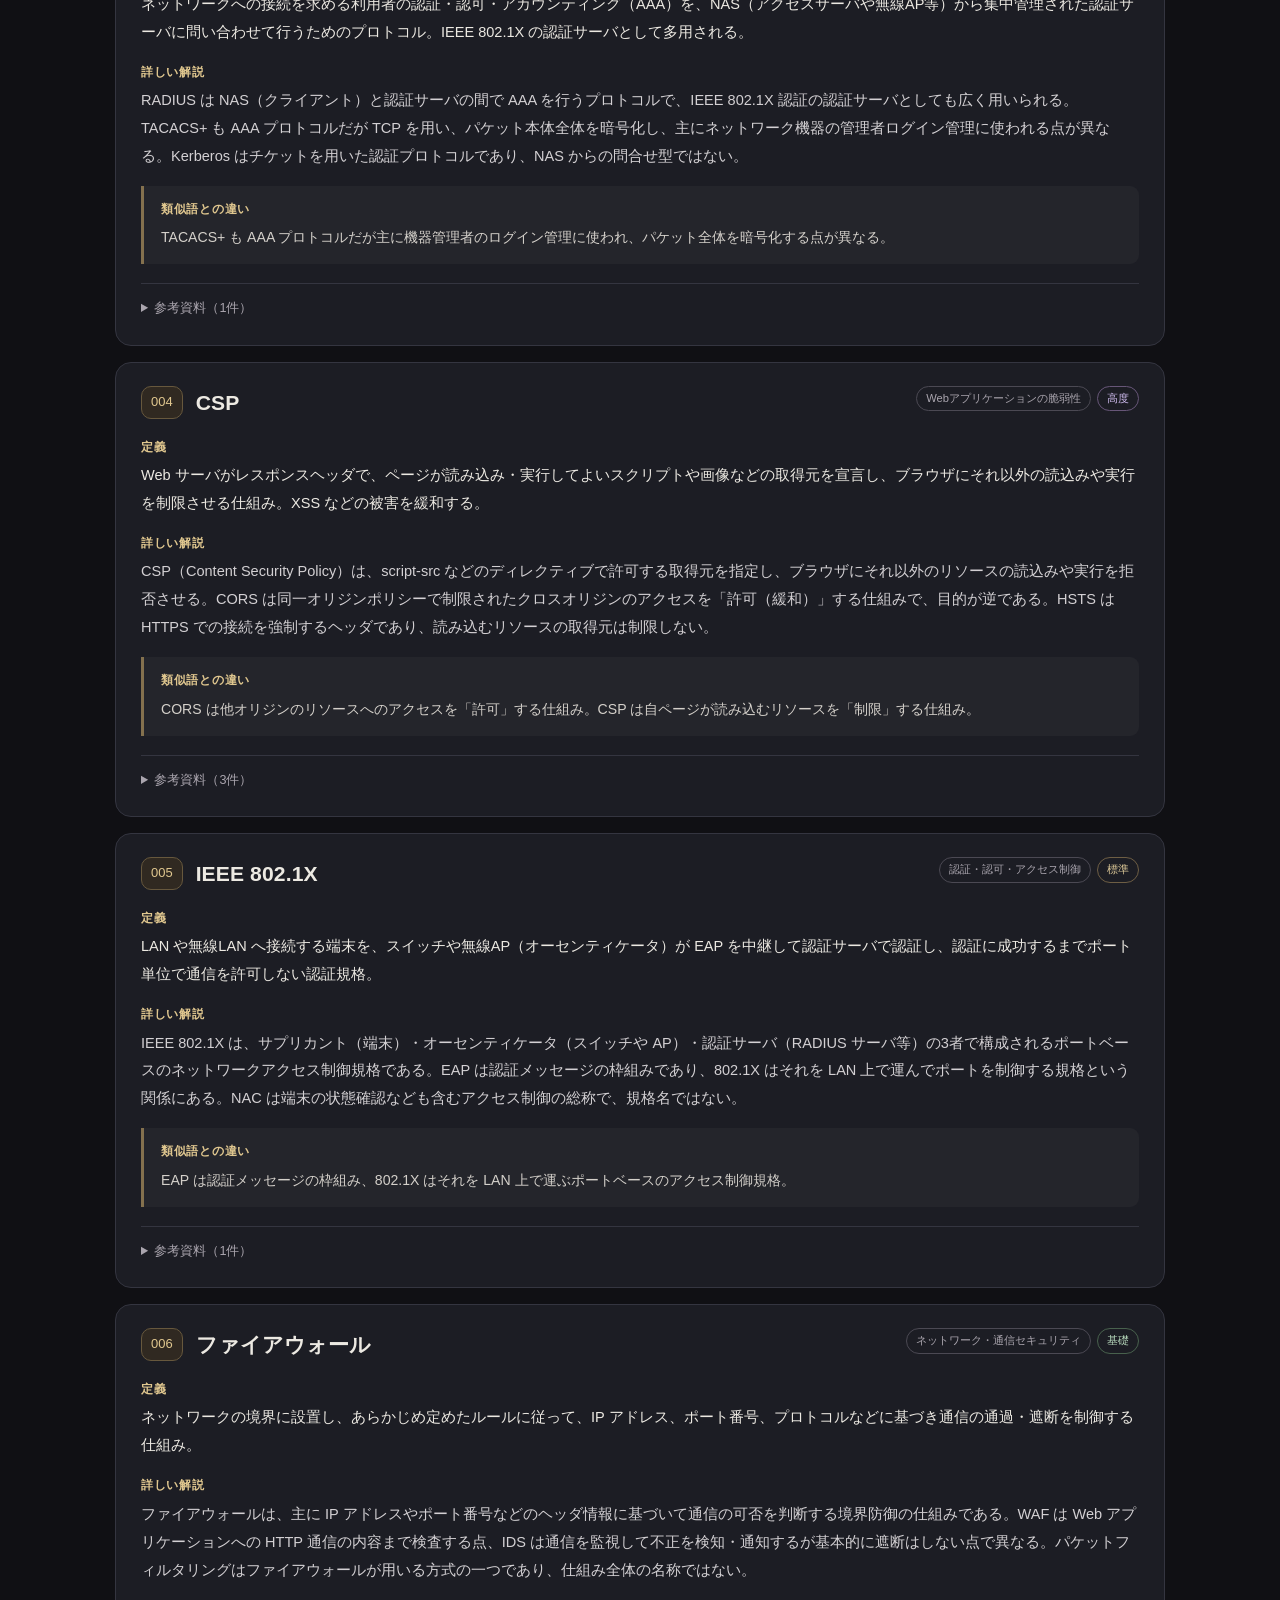
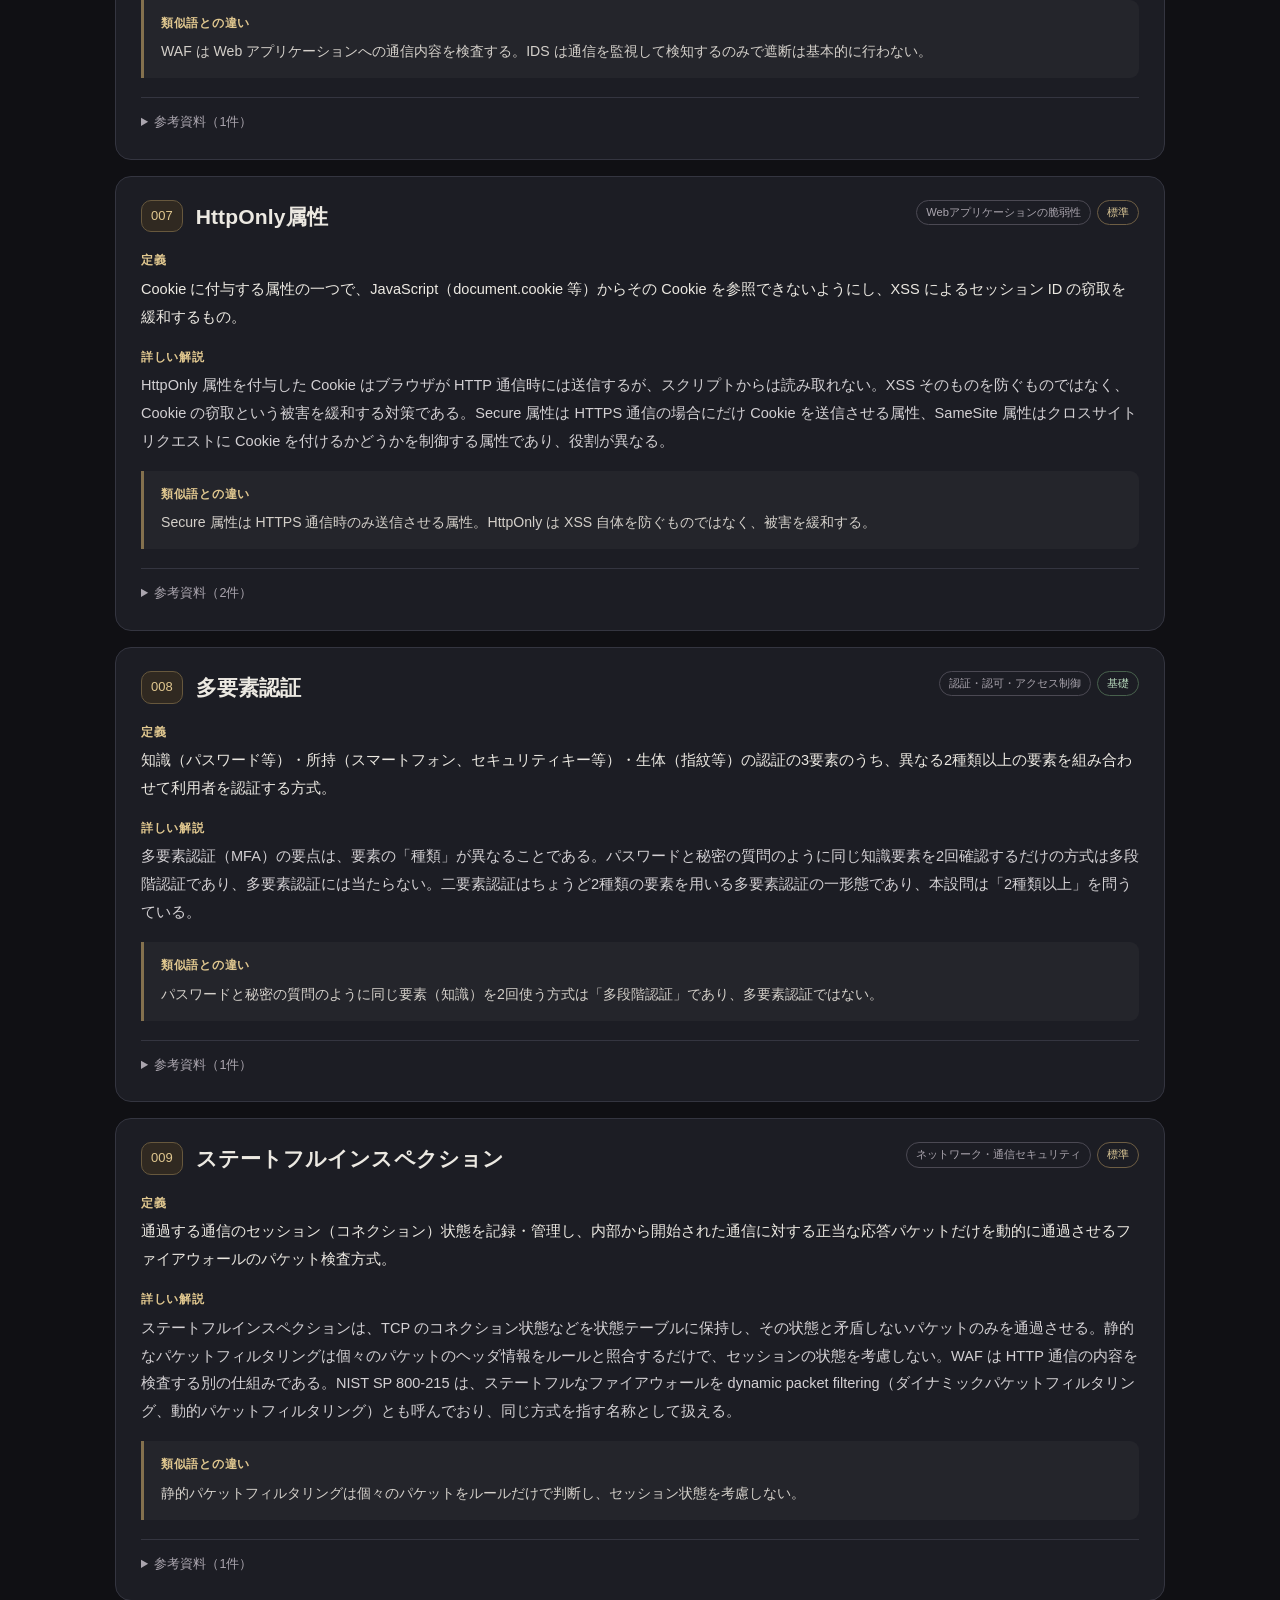
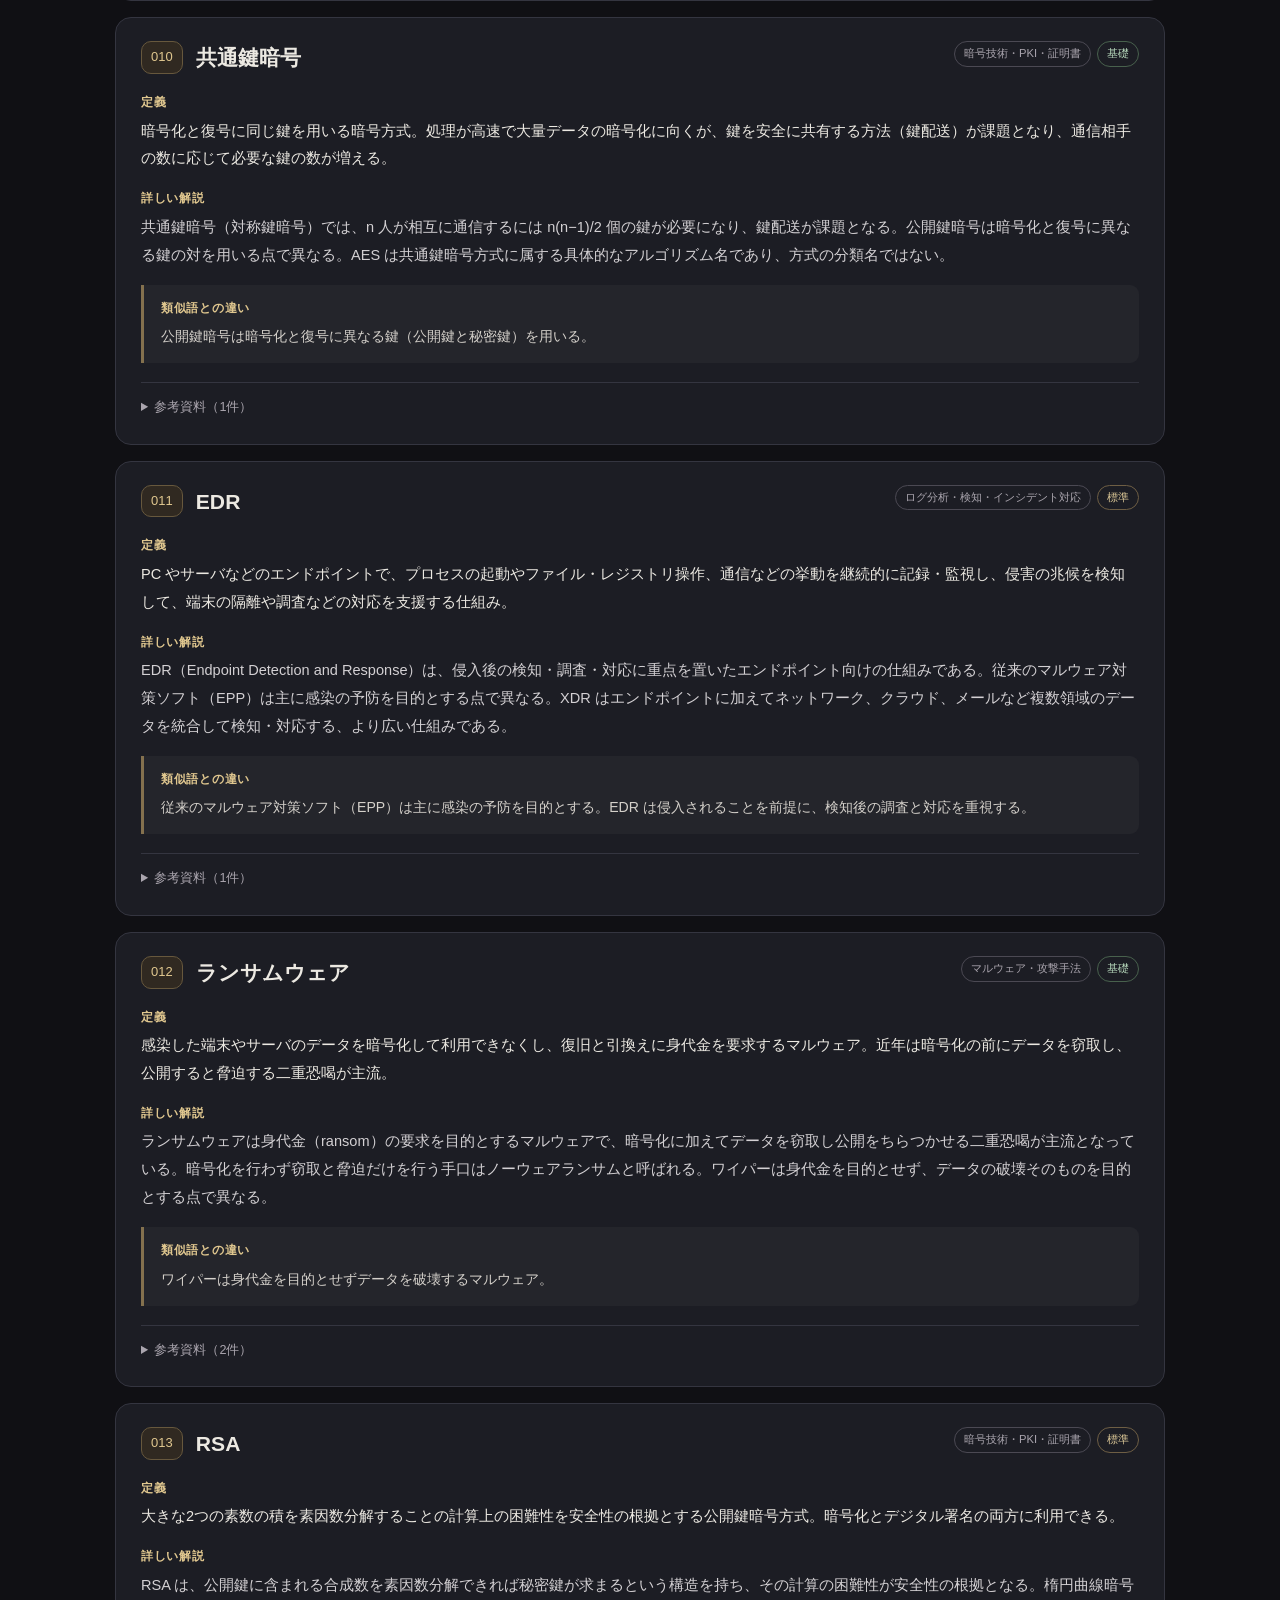
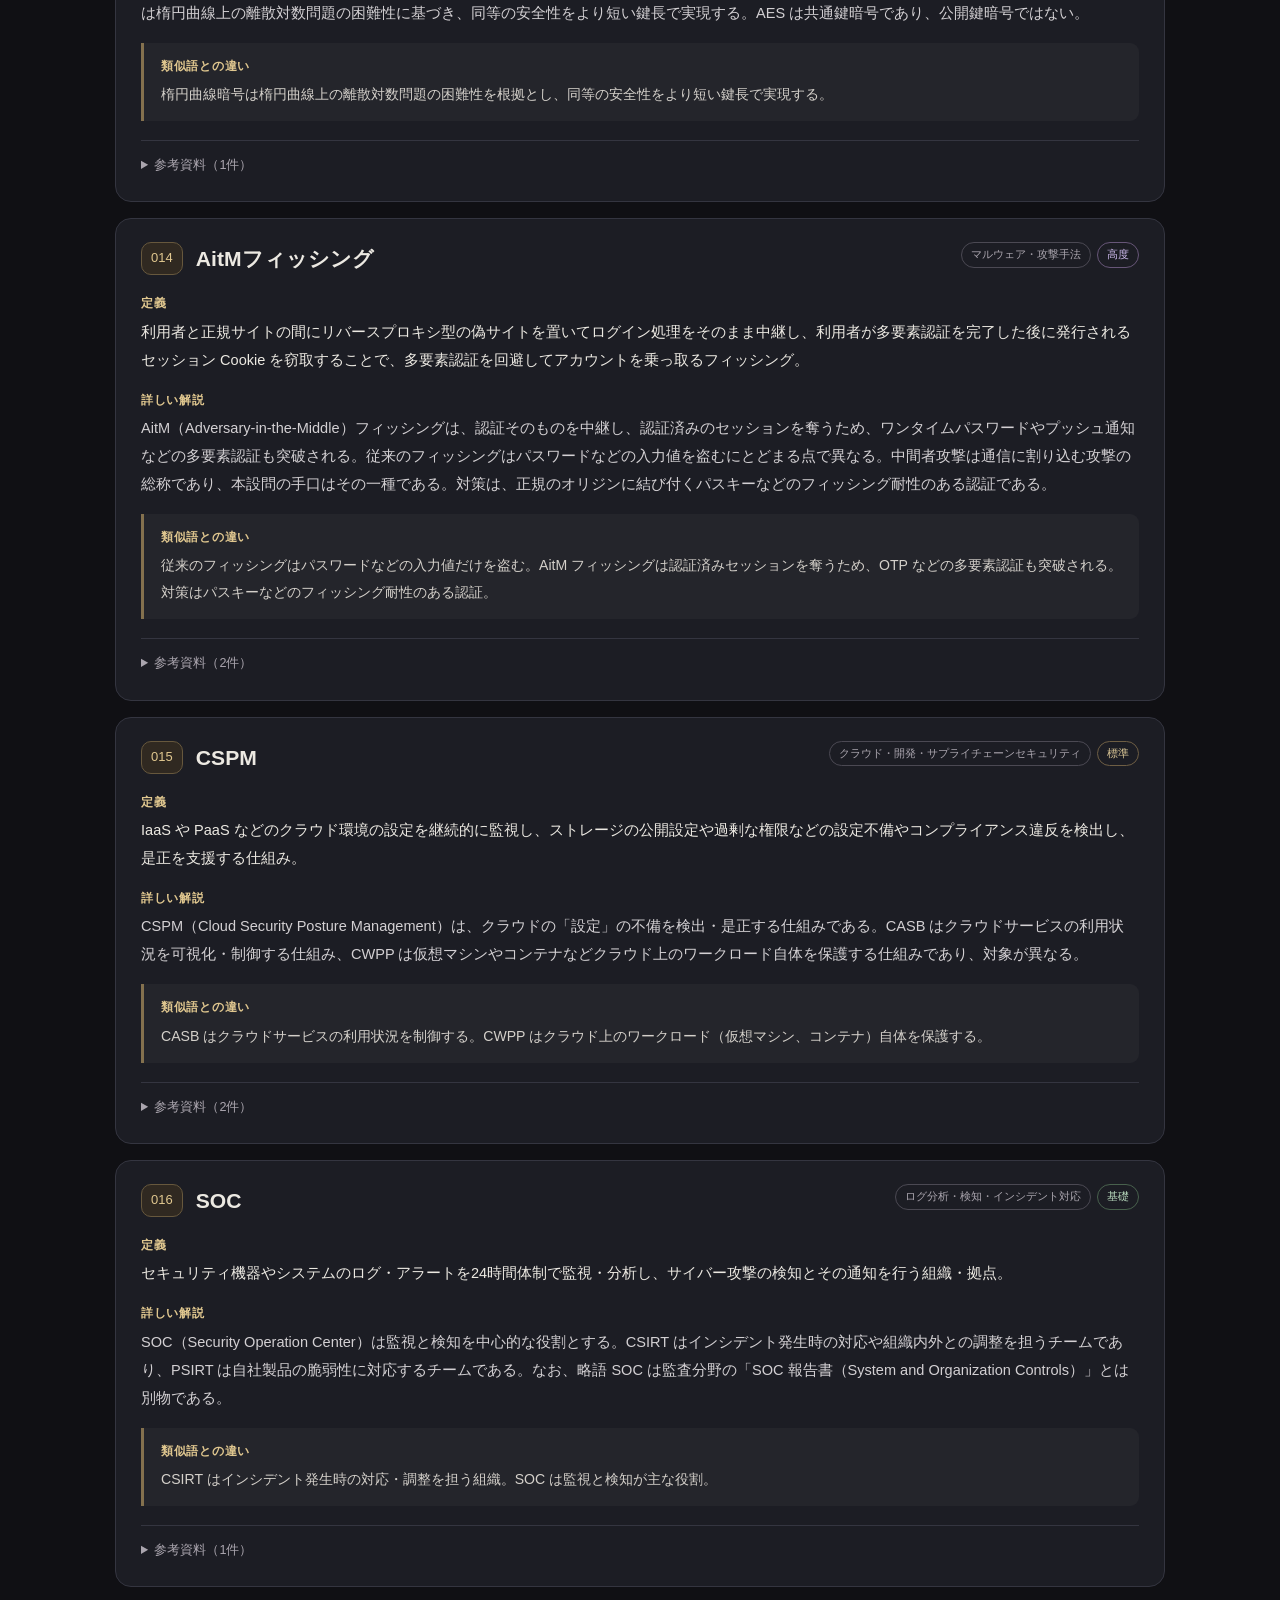
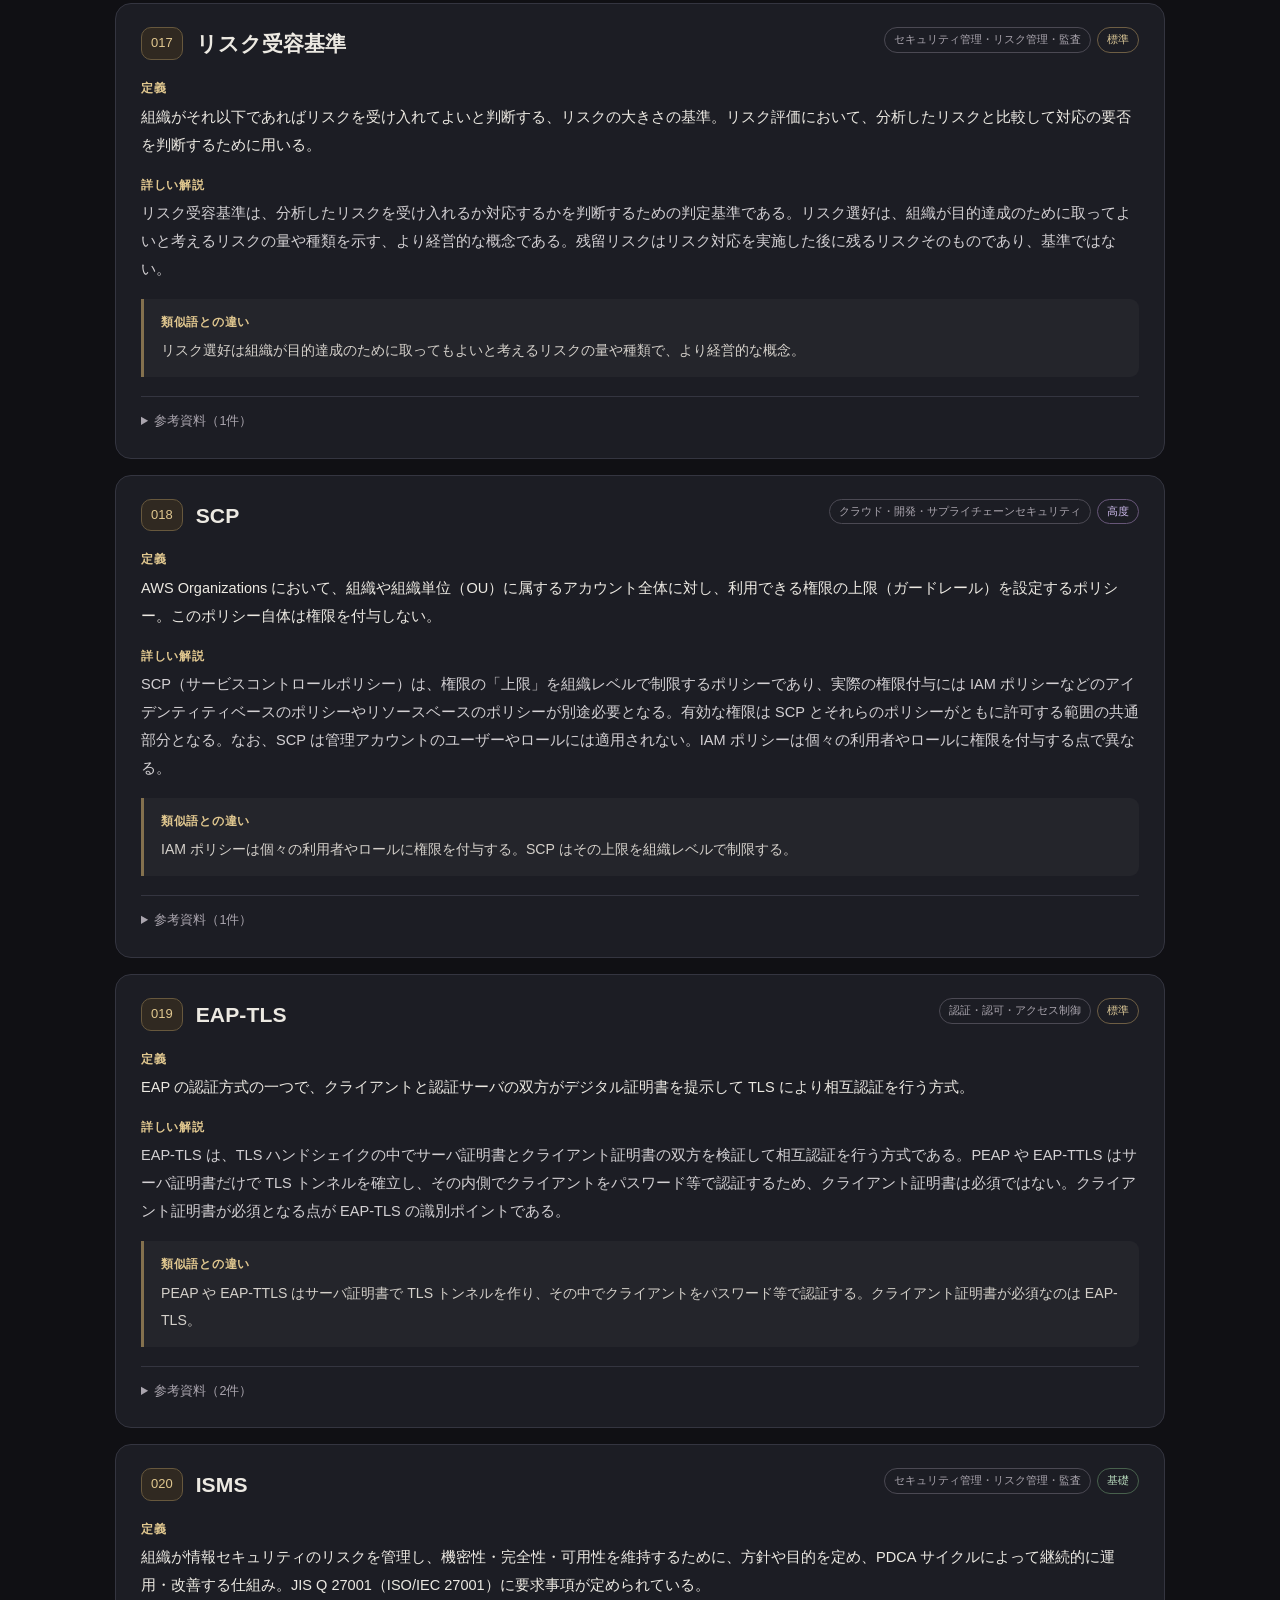
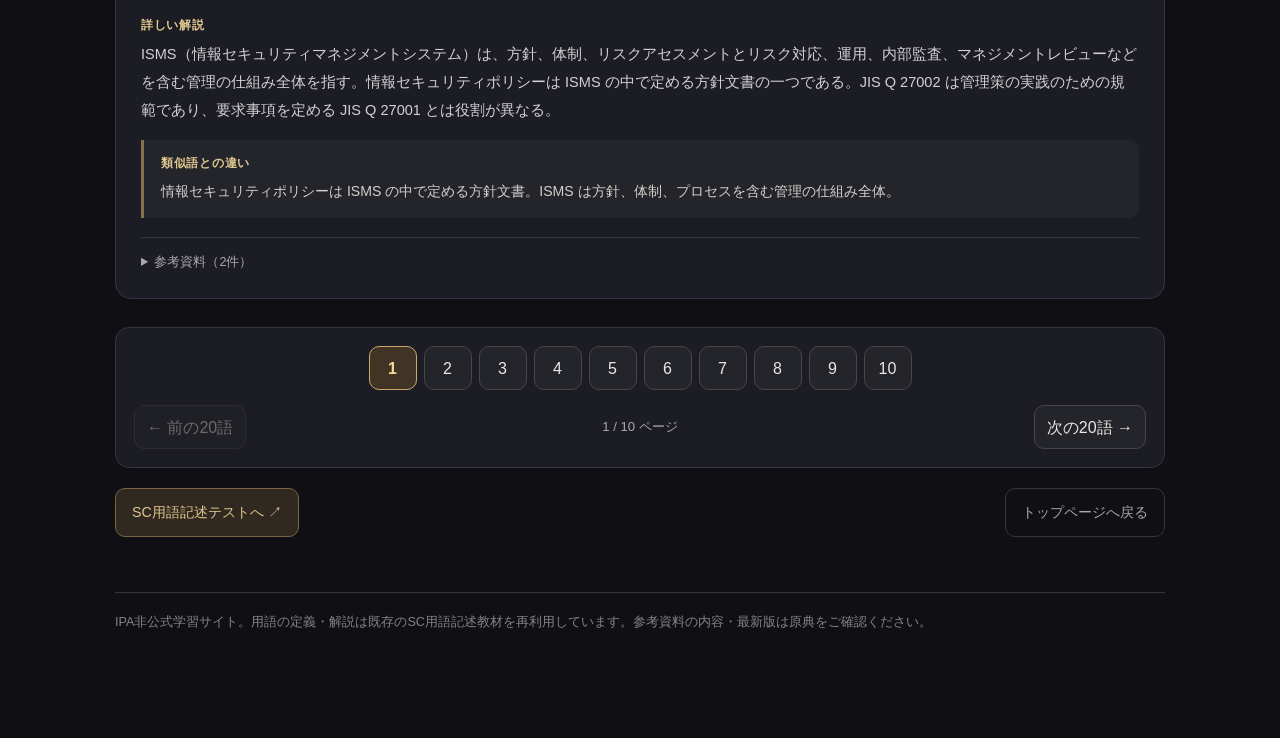
<file: sc/vocab-guide.html>
<!doctype html>
<html lang="ja">
<head>
<meta charset="utf-8">
<meta name="viewport" content="width=device-width,initial-scale=1">
<meta name="theme-color" content="#101014">
<meta name="description" content="SC用語解説。情報処理安全確保支援士の専門用語200語を、20語ずつ10ページで学べます。">
<title>SC用語解説｜専門用語200語・20語×10ページ</title>
<link rel="stylesheet" href="../assets/portal.css?v=5.11.0">
<link rel="stylesheet" href="../assets/sc-vocab-guide.css?v=5.11.0">
<script src="../assets/sc-vocab-guide.js?v=5.11.0" defer></script>
</head>
<body>
<div class="wrap guide-wrap">
  <a class="back" href="../index.html">← IPA高度試験対策トップ</a>
  <header class="guide-header">
    <p class="eyebrow">IPA EXAM / SC / VOCABULARY GUIDE</p>
    <h1>SC用語解説</h1>
    <p class="guide-lead">専門用語200語を、1ページ20語ずつ読むための解説集です。定義、仕組み、似た用語との違いを確認できます。</p>
    <div class="guide-meta">
      <span>200語・全10ページ</span>
      <span>記述テストと同じ出題順</span>
      <a href="vocab.html">記述テストへ ↗</a>
    </div>
  </header>
  <main id="main-content">
    <section class="guide-nav" aria-labelledby="guide-nav-title">
      <div class="guide-nav-header">
        <h2 id="guide-nav-title">ページを選択</h2>
        <p id="page-count" aria-live="polite">用語を読み込み中…</p>
      </div>
      <nav id="page-nav-top" class="guide-page-nav" aria-label="用語解説のページ切り替え"></nav>
    </section>
    <div id="guide-status" class="guide-status" role="status" aria-live="polite">用語データを読み込んでいます…</div>
    <section aria-labelledby="entries-title" class="guide-content">
      <div class="guide-section-head">
        <h2 id="entries-title">用語一覧</h2>
        <p id="range-count"></p>
      </div>
      <ol id="term-list" class="term-list" start="1"></ol>
    </section>
    <nav id="page-nav-bottom" class="guide-footer-nav" aria-label="用語解説のページ切り替え（ページ末尾）"></nav>
    <div class="guide-footer-actions">
      <a href="vocab.html" class="guide-quiz-link">SC用語記述テストへ ↗</a>
      <a href="../index.html" class="guide-back-link">トップページへ戻る</a>
    </div>
  </main>
  <footer>IPA非公式学習サイト。用語の定義・解説は既存のSC用語記述教材を再利用しています。参考資料の内容・最新版は原典をご確認ください。</footer>
</div>
</body>
</html>
</file>
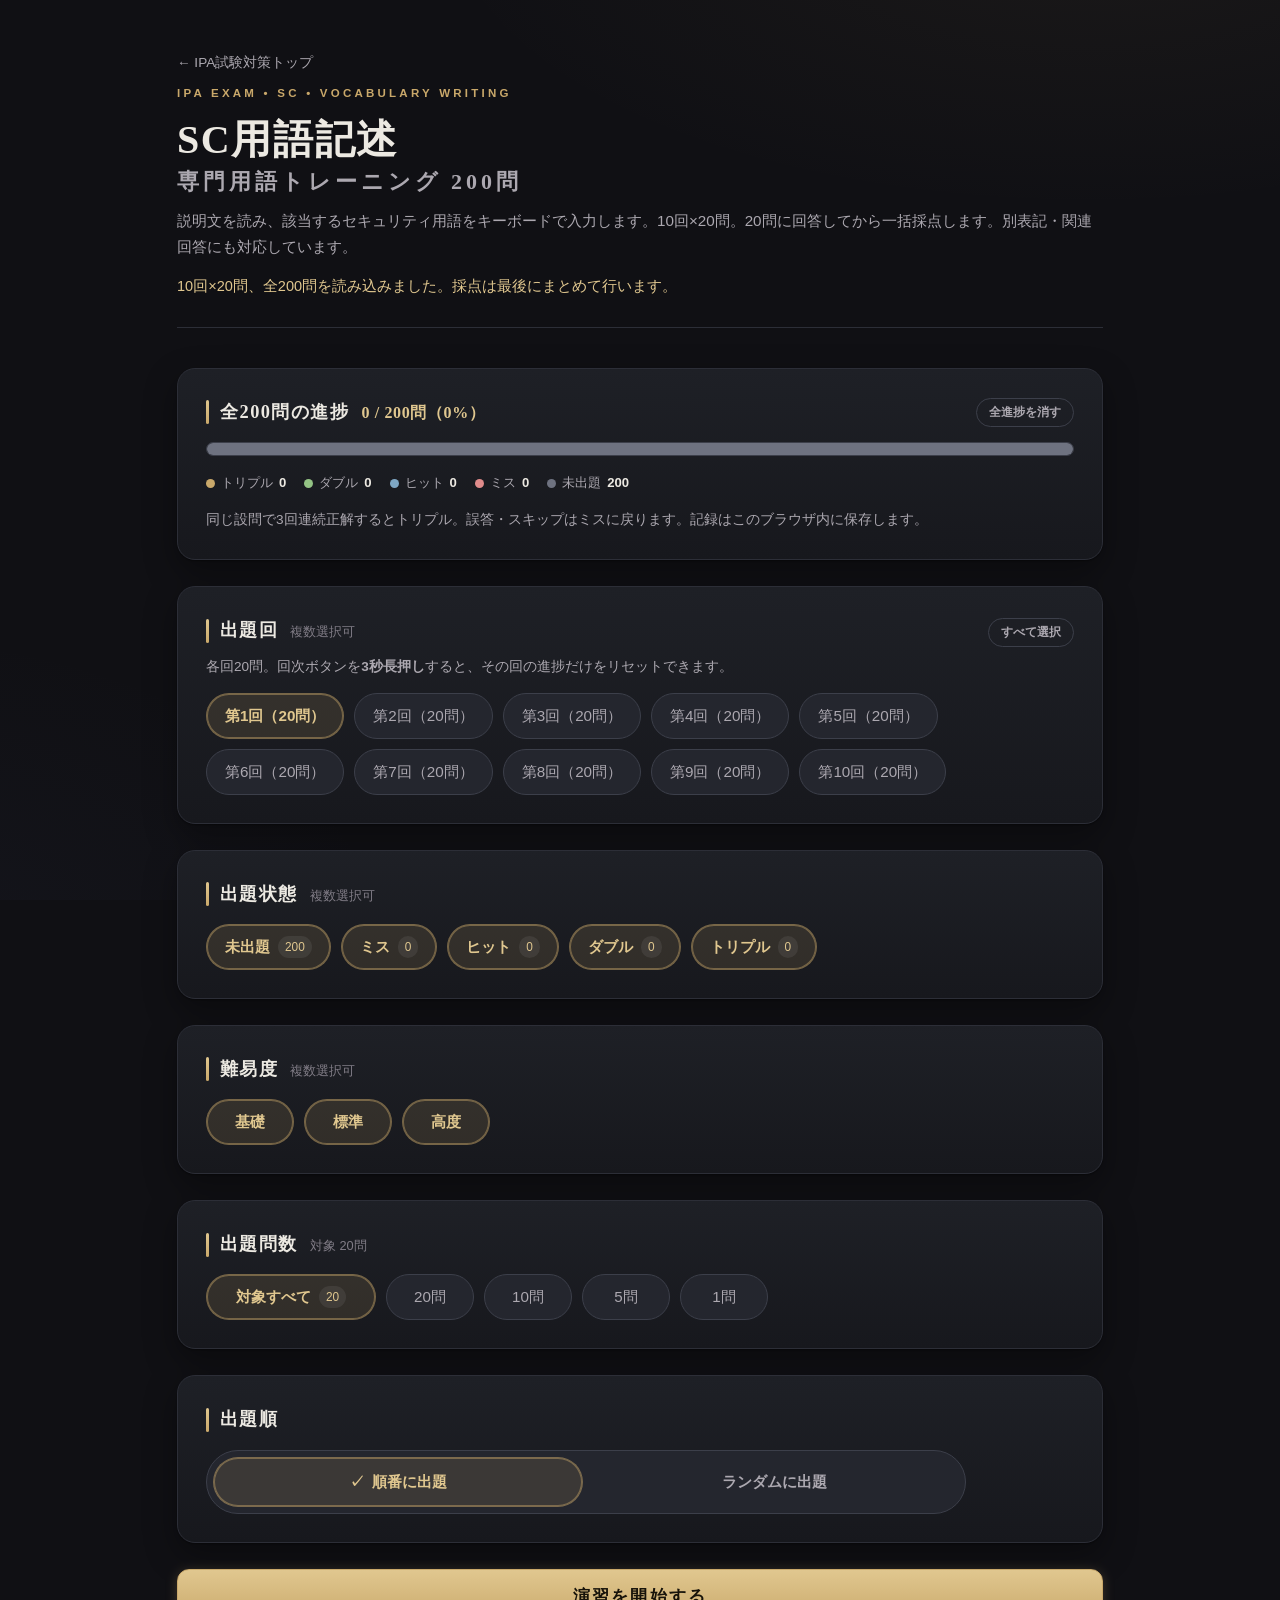
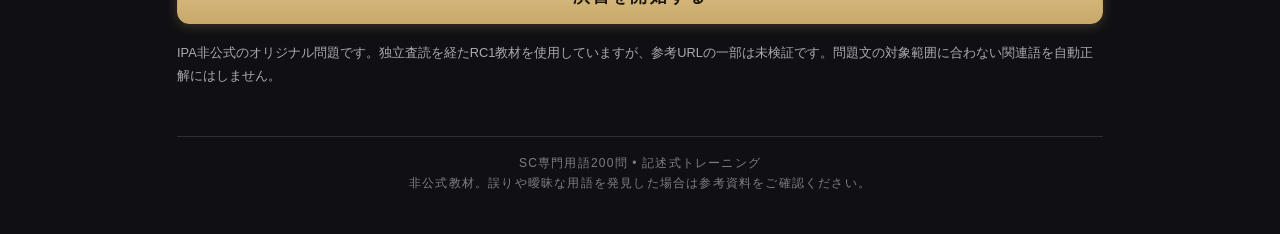
<file: sc/vocab.html>
<!doctype html>
<html lang="ja">
<head>
<meta charset="utf-8">
<meta name="viewport" content="width=device-width,initial-scale=1">
<meta name="color-scheme" content="dark">
<meta name="theme-color" content="#101014">
<title>SC用語記述｜20問×10回・一括採点</title>
<link rel="stylesheet" href="../assets/style.css?v=5.10.0">
<link rel="stylesheet" href="../assets/sc-vocab.css?v=5.10.0">
</head>
<body class="scv-page">
<div class="app">
  <a class="site-back-link" href="../index.html">← IPA試験対策トップ</a>
  <main id="screen-start" class="screen">
    <header class="app-header">
      <p class="app-eyebrow">IPA EXAM • SC • VOCABULARY WRITING</p>
      <h1 class="app-title">SC用語記述<span class="app-title-sub">専門用語トレーニング 200問</span></h1>
      <p class="app-lead">説明文を読み、該当するセキュリティ用語をキーボードで入力します。10回×20問。20問に回答してから一括採点します。別表記・関連回答にも対応しています。</p>
      <p id="data-status" class="scv-status" aria-live="polite">問題データを読み込んでいます…</p>
    </header>
    <section class="panel mastery-panel" aria-labelledby="mastery-heading">
      <div class="panel-head"><h2 class="panel-title" id="mastery-heading">全200問の進捗</h2><p id="mastery-headline" class="mastery-headline">0 / 200問</p><button type="button" id="reset-all" class="btn-ghost btn-small">全進捗を消す</button></div>
      <div class="mastery-bar" id="mastery-bar" role="progressbar" aria-label="トリプル到達率" aria-valuemin="0" aria-valuemax="100" aria-valuenow="0">
        <span class="mastery-seg seg-triple" id="seg-triple"></span><span class="mastery-seg seg-double" id="seg-double"></span><span class="mastery-seg seg-hit" id="seg-hit"></span><span class="mastery-seg seg-miss" id="seg-miss"></span><span class="mastery-seg seg-new" id="seg-new"></span>
      </div>
      <ul class="mastery-legend">
        <li><span class="dot dot-triple"></span>トリプル <b id="count-triple">0</b></li>
        <li><span class="dot dot-double"></span>ダブル <b id="count-double">0</b></li>
        <li><span class="dot dot-hit"></span>ヒット <b id="count-hit">0</b></li>
        <li><span class="dot dot-miss"></span>ミス <b id="count-miss">0</b></li>
        <li><span class="dot dot-new"></span>未出題 <b id="count-new">200</b></li>
      </ul>
      <p class="panel-desc mastery-note" id="mastery-note">同じ設問で3回連続正解するとトリプル。誤答・スキップはミスに戻ります。記録はこのブラウザ内に保存します。</p>
    </section>
    <section class="panel" aria-labelledby="set-heading">
      <div class="panel-head"><h2 class="panel-title" id="set-heading">出題回</h2><p class="panel-note">複数選択可</p><button type="button" id="toggle-sets" class="btn-ghost btn-small">すべて選択</button></div>
      <p class="panel-desc">各回20問。回次ボタンを<strong>3秒長押し</strong>すると、その回の進捗だけをリセットできます。</p>
      <div class="chip-group" id="set-options" role="group" aria-labelledby="set-heading"></div>
    </section>
    <section class="panel" aria-labelledby="stage-heading">
      <div class="panel-head"><h2 class="panel-title" id="stage-heading">出題状態</h2><p class="panel-note">複数選択可</p></div>
      <div class="chip-group" role="group" aria-labelledby="stage-heading">
        <input type="checkbox" name="stage" id="stage-new" value="new" checked><label class="chip" for="stage-new">未出題<span class="chip-count" id="chip-count-new">200</span></label>
        <input type="checkbox" name="stage" id="stage-miss" value="miss" checked><label class="chip" for="stage-miss">ミス<span class="chip-count" id="chip-count-miss">0</span></label>
        <input type="checkbox" name="stage" id="stage-hit" value="hit" checked><label class="chip" for="stage-hit">ヒット<span class="chip-count" id="chip-count-hit">0</span></label>
        <input type="checkbox" name="stage" id="stage-double" value="double" checked><label class="chip" for="stage-double">ダブル<span class="chip-count" id="chip-count-double">0</span></label>
        <input type="checkbox" name="stage" id="stage-triple" value="triple" checked><label class="chip" for="stage-triple">トリプル<span class="chip-count" id="chip-count-triple">0</span></label>
      </div>
    </section>
    <section class="panel" aria-labelledby="difficulty-heading">
      <div class="panel-head"><h2 class="panel-title" id="difficulty-heading">難易度</h2><p class="panel-note">複数選択可</p></div>
      <div class="chip-group" role="group" aria-labelledby="difficulty-heading">
        <input type="checkbox" name="difficulty" id="diff-basic" value="basic" checked><label class="chip" for="diff-basic">基礎</label>
        <input type="checkbox" name="difficulty" id="diff-standard" value="standard" checked><label class="chip" for="diff-standard">標準</label>
        <input type="checkbox" name="difficulty" id="diff-advanced" value="advanced" checked><label class="chip" for="diff-advanced">高度</label>
      </div>
    </section>
    <section class="panel" aria-labelledby="count-heading">
      <div class="panel-head"><h2 class="panel-title" id="count-heading">出題問数</h2><p class="panel-note" id="count-availability">対象 0問</p></div>
      <div class="chip-group" role="radiogroup" aria-labelledby="count-heading">
        <input type="radio" name="count" id="count-all" value="all" checked><label class="chip chip-wide" for="count-all">対象すべて<span class="chip-count" id="count-all-num">0</span></label>
        <input type="radio" name="count" id="count-20" value="20"><label class="chip" for="count-20">20問</label>
        <input type="radio" name="count" id="count-10" value="10"><label class="chip" for="count-10">10問</label>
        <input type="radio" name="count" id="count-5" value="5"><label class="chip" for="count-5">5問</label>
        <input type="radio" name="count" id="count-1" value="1"><label class="chip" for="count-1">1問</label>
      </div>
    </section>
    <section class="panel" aria-labelledby="order-heading">
      <div class="panel-head"><h2 class="panel-title" id="order-heading">出題順</h2></div>
      <div class="order-options" role="radiogroup" aria-labelledby="order-heading">
        <input type="radio" name="order" id="order-sequential" value="sequential" checked><label class="order-choice" for="order-sequential">順番に出題</label>
        <input type="radio" name="order" id="order-random" value="random"><label class="order-choice" for="order-random">ランダムに出題</label>
      </div>
    </section>
    <div id="start-error" class="scv-alert" role="alert" hidden></div>
    <button type="button" class="btn-primary btn-block" id="start-btn" disabled>演習を開始する</button>
    <div id="resume-area" class="scv-resume" hidden><p id="resume-label"></p><button type="button" class="btn-secondary btn-block" id="resume-btn">途中から再開する</button></div>
    <p class="scv-disclaimer">IPA非公式のオリジナル問題です。独立査読を経たRC1教材を使用していますが、参考URLの一部は未検証です。問題文の対象範囲に合わない関連語を自動正解にはしません。</p>
  </main>
  <main id="screen-quiz" class="screen" hidden>
    <div class="scv-quiz-top"><div><p class="quiz-meta"><span id="question-meta"></span><span id="question-stage" class="stage-tag"></span></p><p id="question-counter" class="quiz-counter"></p></div><button type="button" id="exit-quiz" class="btn-ghost btn-small">中断して戻る</button></div>
    <p id="answered-counter" class="scv-answered-counter" aria-live="polite">入力済み 0 / 20問</p>
    <div class="progress" id="progress-bar" role="progressbar" aria-label="今回の解答入力進捗" aria-valuemin="0" aria-valuemax="100" aria-valuenow="0"><div class="progress-fill" id="progress-fill"></div></div>
    <article class="panel quiz-panel">
      <p class="scv-eyebrow" id="question-label"></p>
      <h2 id="question-text" tabindex="-1" class="question-text"></h2>
      <form id="answer-form" autocomplete="off">
        <label for="answer-input" class="scv-input-label">用語を入力してください</label>
        <input id="answer-input" class="scv-answer-input" type="text" maxlength="160" inputmode="text" enterkeyhint="done" autocapitalize="off" autocomplete="off" spellcheck="false" placeholder="例：専門用語・略称・英語名">
        <p class="quiz-hint">回答は途中保存され、前の問題に戻って編集できます。Enterまたは「次の問題へ」で進みます。<strong>採点は最後にまとめて</strong>行います。</p>
        <div class="scv-action-row"><button type="button" id="prev-question" class="btn-secondary">前の問題へ</button><button type="submit" id="next-question" class="btn-primary">次の問題へ</button></div>
        <button type="button" id="to-review" class="btn-ghost scv-review-link">解答一覧を確認</button>
      </form>
    </article>
  </main>
  <main id="screen-review" class="screen" hidden>
    <header class="result-head"><p class="app-eyebrow">ANSWER REVIEW</p><h2 class="panel-title-lg">解答一覧・一括採点</h2></header>
    <section class="panel"><p id="review-summary" class="panel-desc"></p>
      <p class="scv-review-note">各問を選ぶと回答を修正できます。未回答の問題は一括採点時にミス扱いです。</p>
      <ol id="review-list" class="scv-review-list"></ol>
      <div class="scv-action-row"><button type="button" class="btn-secondary" id="review-back">解答に戻る</button><button type="button" class="btn-primary" id="grade-all">全問採点する</button></div>
    </section>
  </main>
  <main id="screen-result" class="screen" hidden>
    <header class="result-head"><p class="app-eyebrow">RESULT</p><h2 class="panel-title-lg">演習結果</h2></header>
    <section class="panel score-panel"><p id="score" class="score-line"></p><p id="score-percent" class="score-percent"></p><p id="score-sub" class="score-sub"></p></section>
    <section aria-label="設問ごとの結果"><ol class="result-list scv-results" id="result-list"></ol></section>
    <button type="button" class="btn-secondary btn-block" id="back-to-start">スタート画面に戻る</button>
  </main>
  <footer class="app-footer"><p>SC専門用語200問 • 記述式トレーニング</p><p>非公式教材。誤りや曖昧な用語を発見した場合は参考資料をご確認ください。</p></footer>
</div>
<script src="../assets/sc-vocab.js?v=5.10.0" defer></script>
</body>
</html>
</file>
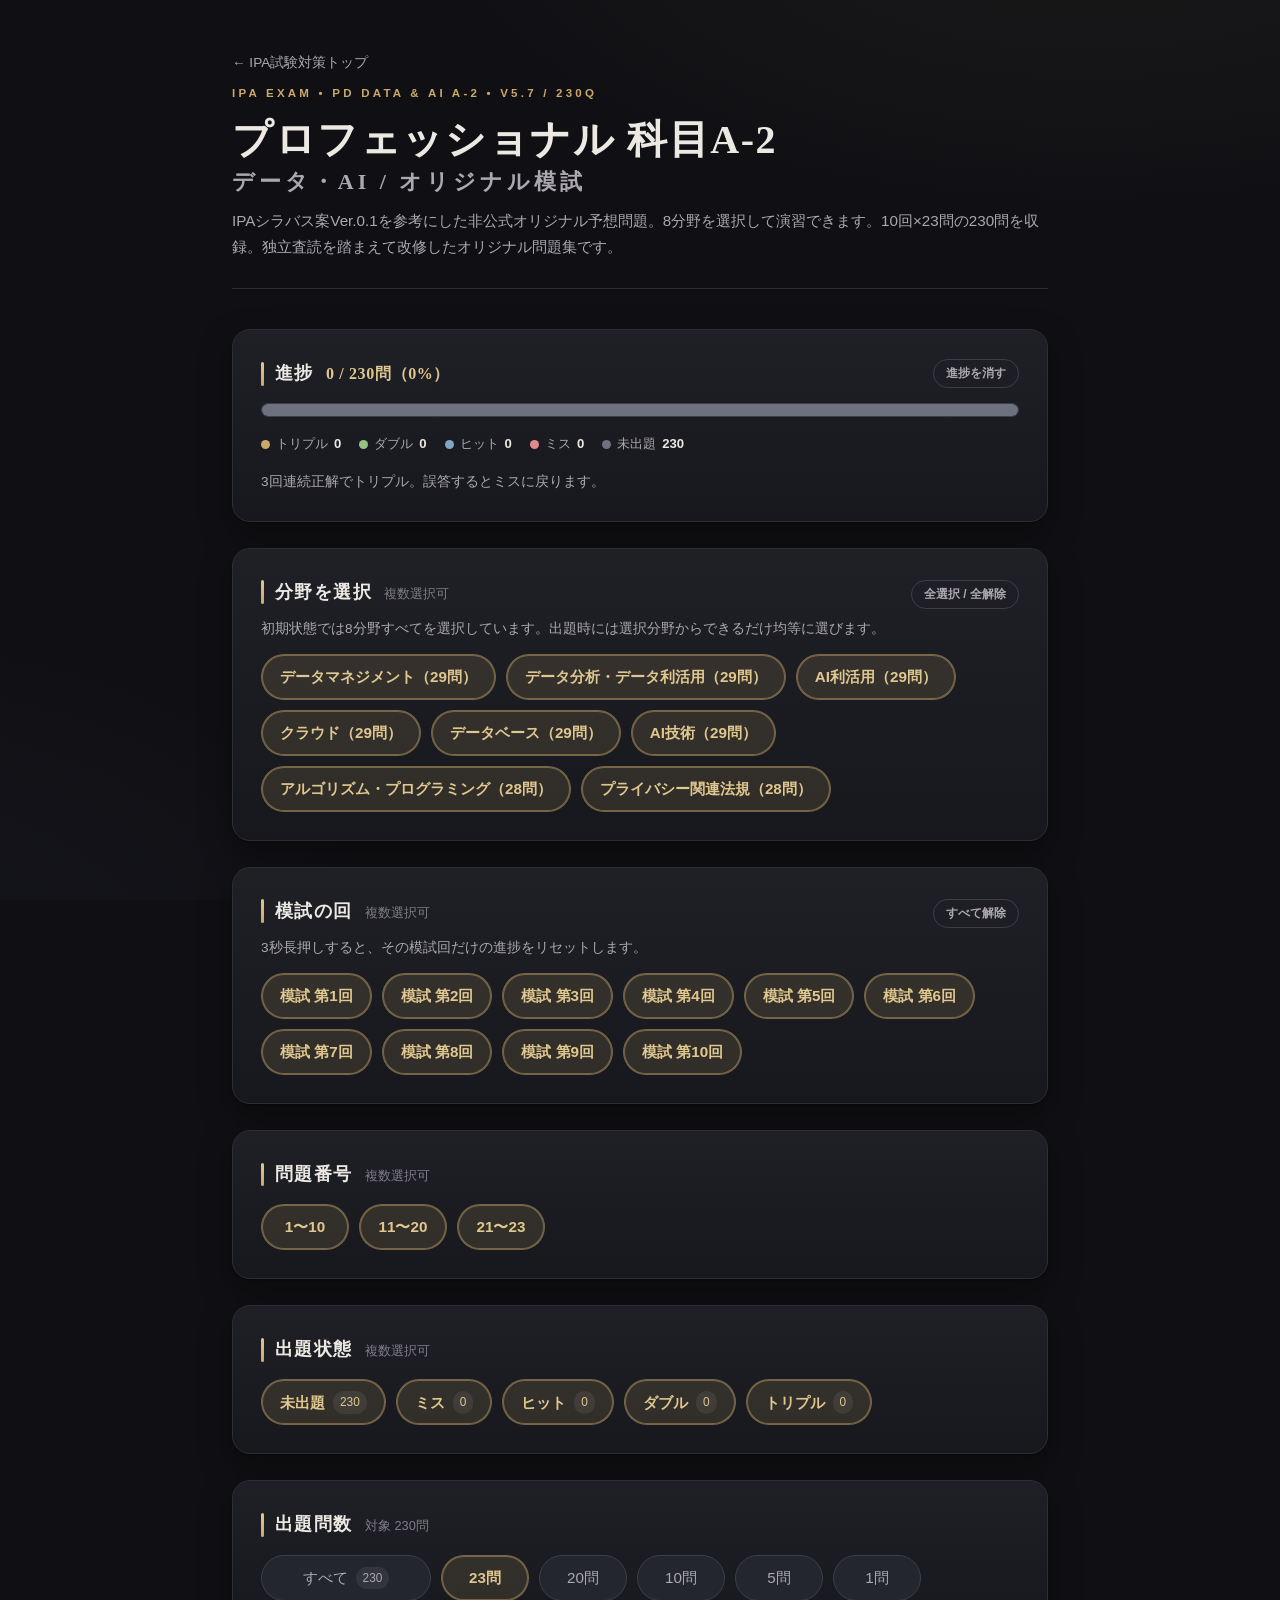
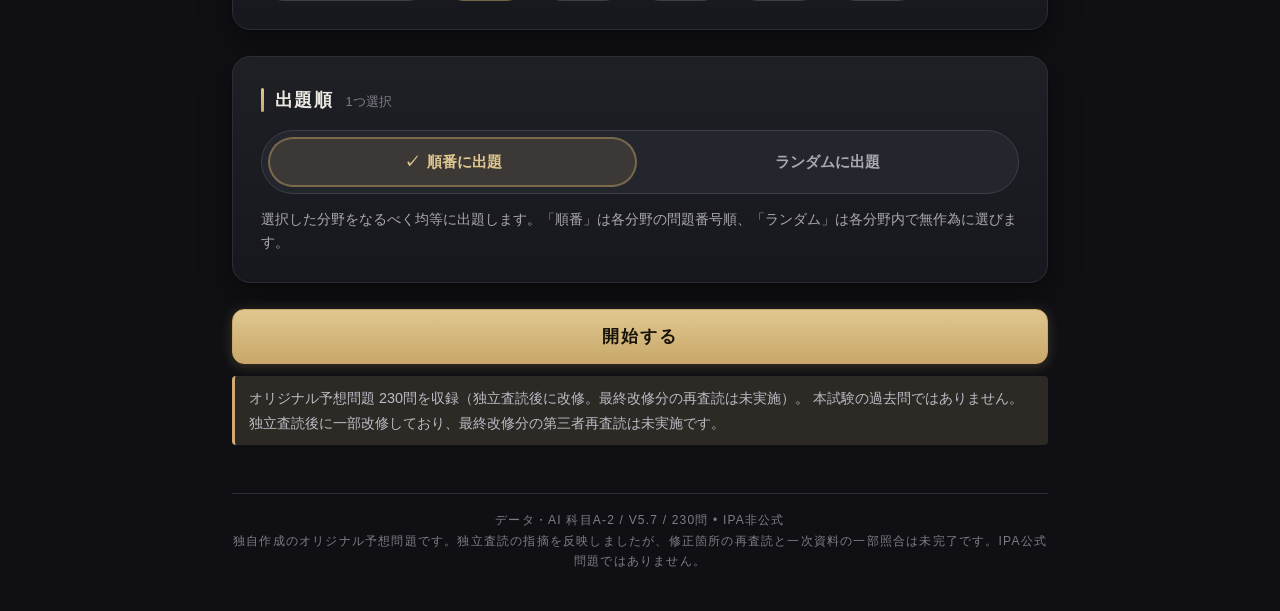
<file: pd/data-ai/a2.html>
<!doctype html>
<html lang="ja">
<head>
  <meta charset="UTF-8">
  <meta name="viewport" content="width=device-width,initial-scale=1">
  <meta name="color-scheme" content="dark">
  <meta name="theme-color" content="#101014">
  <title>データ・AI 科目A-2 模擬試験トレーニング</title>
  <link rel="stylesheet" href="../../assets/style.css?v=0.5.7">
  <style>
    .ipa-note{font-size:.9rem;line-height:1.7;color:#bcbcc5;margin:12px 0}
    .ipa-notice{border-left:3px solid #d3aa71;padding:10px 14px;background:#2d2925;border-radius:4px;line-height:1.7}
    .ipa-source{font-size:.85rem;color:#bfbfc6;margin-top:16px}
    .ipa-source a{color:#c1b0ed;text-decoration:underline;overflow-wrap:anywhere}
    .ipa-result-entry{border:1px solid #41414b;background:#1a1a21;padding:18px;border-radius:12px;margin-bottom:13px;line-height:1.7}
    .ipa-result-entry h3{font-size:1rem;margin:0 0 12px}
    .ipa-result-entry p{margin:6px 0}
    .ipa-result-entry button{margin-top:12px}
    .ipa-raw-choice{white-space:pre-wrap;overflow-wrap:anywhere}
    .ipa-label-small{font-size:.76rem;color:#aeb0b8}
    .ipa-empty{font-size:.95rem;line-height:1.7}
    .ipa-choice-wrong{color:#e6a2a7}
    .ipa-choice-correct{color:#a8dbba}
    .ipa-review-message{margin:12px 0 20px;color:#e2d9c8} .ipa-review-message p{margin:0 0 6px} .ipa-review-message a{color:#d5b0ff;text-decoration:underline} .ipa-action{padding:10px 15px;border-radius:8px;border:1px solid #888;background:#262635;color:#fff;cursor:pointer}
    .ipa-source-figure{margin:10px 0 16px;max-width:100%}
    .ipa-source-figure img{display:block;max-width:100%;height:auto;background:#fff;border-radius:6px}
    .ipa-source-figure img[hidden]{display:none}
    .ipa-source-figure p{line-height:1.4}
    .choice-text .ipa-source-figure{margin:8px 0 2px}
  </style>
</head>
<body class="pd-ai-a2-page">
<div class="app">
 <a class="site-back-link" href="../../index.html">← IPA試験対策トップ</a>
 <main id="screen-start" class="screen">
  <header class="app-header">
   <p class="app-eyebrow">IPA EXAM • PD DATA & AI A-2 • V5.7 / 230Q</p>
   <h1 class="app-title">プロフェッショナル 科目A-2<span class="app-title-sub">データ・AI / オリジナル模試</span></h1>
   <p class="app-lead">IPAシラバス案Ver.0.1を参考にした非公式オリジナル予想問題。8分野を選択して演習できます。10回×23問の230問を収録。独立査読を踏まえて改修したオリジナル問題集です。</p>
  </header>
  <section class="panel mastery-panel" aria-labelledby="mastery-heading">
   <div class="panel-head">
    <h2 id="mastery-heading" class="panel-title">進捗</h2>
    <p id="mastery-headline" class="mastery-headline"></p>
    <button type="button" id="reset-progress-btn" class="btn-ghost btn-small">進捗を消す</button>
   </div>
   <div class="mastery-bar" id="mastery-bar" role="progressbar" aria-label="トリプル到達率" aria-valuemin="0" aria-valuemax="100" aria-valuenow="0">
    <span class="mastery-seg seg-triple" id="seg-triple"></span>
    <span class="mastery-seg seg-double" id="seg-double"></span>
    <span class="mastery-seg seg-hit" id="seg-hit"></span>
    <span class="mastery-seg seg-miss" id="seg-miss"></span>
    <span class="mastery-seg seg-new" id="seg-new"></span>
   </div>
   <ul class="mastery-legend">
    <li><span class="dot dot-triple"></span>トリプル<b id="count-triple">0</b></li>
    <li><span class="dot dot-double"></span>ダブル<b id="count-double">0</b></li>
    <li><span class="dot dot-hit"></span>ヒット<b id="count-hit">0</b></li>
    <li><span class="dot dot-miss"></span>ミス<b id="count-miss">0</b></li>
    <li><span class="dot dot-new"></span>未出題<b id="count-new">0</b></li>
   </ul>
   <p id="mastery-note" class="panel-desc mastery-note">3回連続正解でトリプル。誤答するとミスに戻ります。</p>
  </section>
  <section class="panel" aria-labelledby="field-heading">
   <div class="panel-head"><h2 id="field-heading" class="panel-title">分野を選択</h2><p class="panel-note">複数選択可</p><button class="btn-ghost btn-small" id="field-toggle-btn" type="button">全選択 / 全解除</button></div>
   <p class="panel-desc">初期状態では8分野すべてを選択しています。出題時には選択分野からできるだけ均等に選びます。</p>
   <div id="field-options" class="chip-group" role="group" aria-labelledby="field-heading"></div>
  </section>
  <section class="panel" aria-labelledby="exam-heading">
   <div class="panel-head"><h2 id="exam-heading" class="panel-title">模試の回</h2><p class="panel-note">複数選択可</p><button class="btn-ghost btn-small" id="exam-toggle-btn" type="button">すべて解除</button></div>
   <p class="panel-desc">3秒長押しすると、その模試回だけの進捗をリセットします。</p>
   <div id="exam-options" class="chip-group" role="group" aria-labelledby="exam-heading"></div>
  </section>
  <section class="panel" aria-labelledby="range-heading">
   <div class="panel-head"><h2 id="range-heading" class="panel-title">問題番号</h2><p class="panel-note">複数選択可</p></div>
   <div class="chip-group" role="group" aria-labelledby="range-heading">
    <input type="checkbox" id="range-1" name="range" value="1-10" checked><label class="chip" for="range-1">1〜10</label>
    <input type="checkbox" id="range-2" name="range" value="11-20" checked><label class="chip" for="range-2">11〜20</label>
    <input type="checkbox" id="range-3" name="range" value="21-23" checked><label class="chip" for="range-3">21〜23</label>
   </div>
  </section>
  <section class="panel" aria-labelledby="stage-heading">
   <div class="panel-head"><h2 id="stage-heading" class="panel-title">出題状態</h2><p class="panel-note">複数選択可</p></div>
   <div class="chip-group" role="group" aria-labelledby="stage-heading">
    <input type="checkbox" id="stage-new" name="stage" value="new" checked><label class="chip" for="stage-new">未出題<span class="chip-count" id="chip-count-new">0</span></label>
    <input type="checkbox" id="stage-miss" name="stage" value="miss" checked><label class="chip" for="stage-miss">ミス<span class="chip-count" id="chip-count-miss">0</span></label>
    <input type="checkbox" id="stage-hit" name="stage" value="hit" checked><label class="chip" for="stage-hit">ヒット<span class="chip-count" id="chip-count-hit">0</span></label>
    <input type="checkbox" id="stage-double" name="stage" value="double" checked><label class="chip" for="stage-double">ダブル<span class="chip-count" id="chip-count-double">0</span></label>
    <input type="checkbox" id="stage-triple" name="stage" value="triple" checked><label class="chip" for="stage-triple">トリプル<span class="chip-count" id="chip-count-triple">0</span></label>
   </div>
  </section>
  <section class="panel" aria-labelledby="count-heading">
   <div class="panel-head"><h2 id="count-heading" class="panel-title">出題問数</h2><p class="panel-note" id="count-availability"></p></div>
   <div class="chip-group" role="radiogroup" aria-labelledby="count-heading">
    <input type="radio" name="count" id="count-all" value="all"><label class="chip chip-wide" for="count-all">すべて<span class="chip-count" id="count-all-num">0</span></label>
    <input type="radio" name="count" id="count-23" value="23" checked><label class="chip" for="count-23">23問</label>
    <input type="radio" name="count" id="count-20" value="20"><label class="chip" for="count-20">20問</label>
    <input type="radio" name="count" id="count-10" value="10"><label class="chip" for="count-10">10問</label>
    <input type="radio" name="count" id="count-5" value="5"><label class="chip" for="count-5">5問</label>
    <input type="radio" name="count" id="count-1" value="1"><label class="chip" for="count-1">1問</label>
   </div>
  </section>
  <section class="panel" aria-labelledby="order-heading">
   <div class="panel-head"><h2 id="order-heading" class="panel-title">出題順</h2><p class="panel-note">1つ選択</p></div>
   <div class="order-options" role="radiogroup" aria-labelledby="order-heading">
    <input type="radio" id="order-sequential" name="order" value="sequential" checked><label class="order-choice" for="order-sequential">順番に出題</label>
    <input type="radio" id="order-random" name="order" value="random"><label class="order-choice" for="order-random">ランダムに出題</label>
   </div>
   <p class="order-help">選択した分野をなるべく均等に出題します。「順番」は各分野の問題番号順、「ランダム」は各分野内で無作為に選びます。</p>
  </section>
  <div id="start-error" class="alert" role="alert" hidden></div>
  <button type="button" id="start-btn" class="btn-primary btn-block">開始する</button>
  <p class="ipa-note ipa-notice"><span id="data-summary">オリジナル模擬問題230問（10回×23問）を収録。</span> 本試験の過去問ではありません。独立査読後に一部改修しており、最終改修分の第三者再査読は未実施です。</p>
 </main>
 <main id="screen-quiz" class="screen" hidden>
  <div class="quiz-top"><p class="quiz-meta"><span id="question-meta"></span><span id="question-stage" class="stage-tag"></span></p><p id="question-counter" class="quiz-counter"></p></div>
  <div class="progress" id="progress-bar" role="progressbar" aria-label="進捗" aria-valuemin="0" aria-valuemax="100" aria-valuenow="0"><div class="progress-fill" id="progress-fill"></div></div>
  <article class="panel quiz-panel">
   <h2 id="question-text" class="question-text" tabindex="-1"></h2>
   <div id="question-review" class="ipa-notice ipa-review-message" hidden></div>
   <div id="answer-area" class="answer-area"></div>
   <p class="quiz-hint" aria-hidden="true">キー1〜4で選択 / Enterで次へ</p>
   <button id="next-btn" type="button" class="btn-primary btn-block">次へ</button>
  </article>
 </main>
 <main id="screen-result" class="screen" hidden>
  <header class="result-head"><p class="app-eyebrow">RESULT</p><h2 class="panel-title-lg">結果</h2></header>
  <section class="panel score-panel" aria-label="採点結果"><p id="score" class="score-line"></p><p id="score-percent" class="score-percent"></p><p id="score-sub" class="score-sub"></p></section>
  <section aria-label="各問題の結果"><ol id="result-list" class="result-list"></ol></section>
  <button id="back-to-start-btn" type="button" class="btn-secondary btn-block">スタート画面に戻る</button>
 </main>
 <footer class="app-footer"><p>データ・AI 科目A-2 / V5.7 / 230問 • IPA非公式</p><p>独自作成のオリジナル予想問題です。独立査読の指摘を反映しましたが、修正箇所の再査読と一次資料の一部照合は未完了です。IPA公式問題ではありません。</p></footer>
</div>
<script src="../../assets/exam-config.js?v=0.5.7"></script>
<script>window.IPA_ACTIVE_EXAM = "pdAiA2";</script>
<script src="../../assets/app.js?v=0.5.7"></script>
</body></html>
</file>
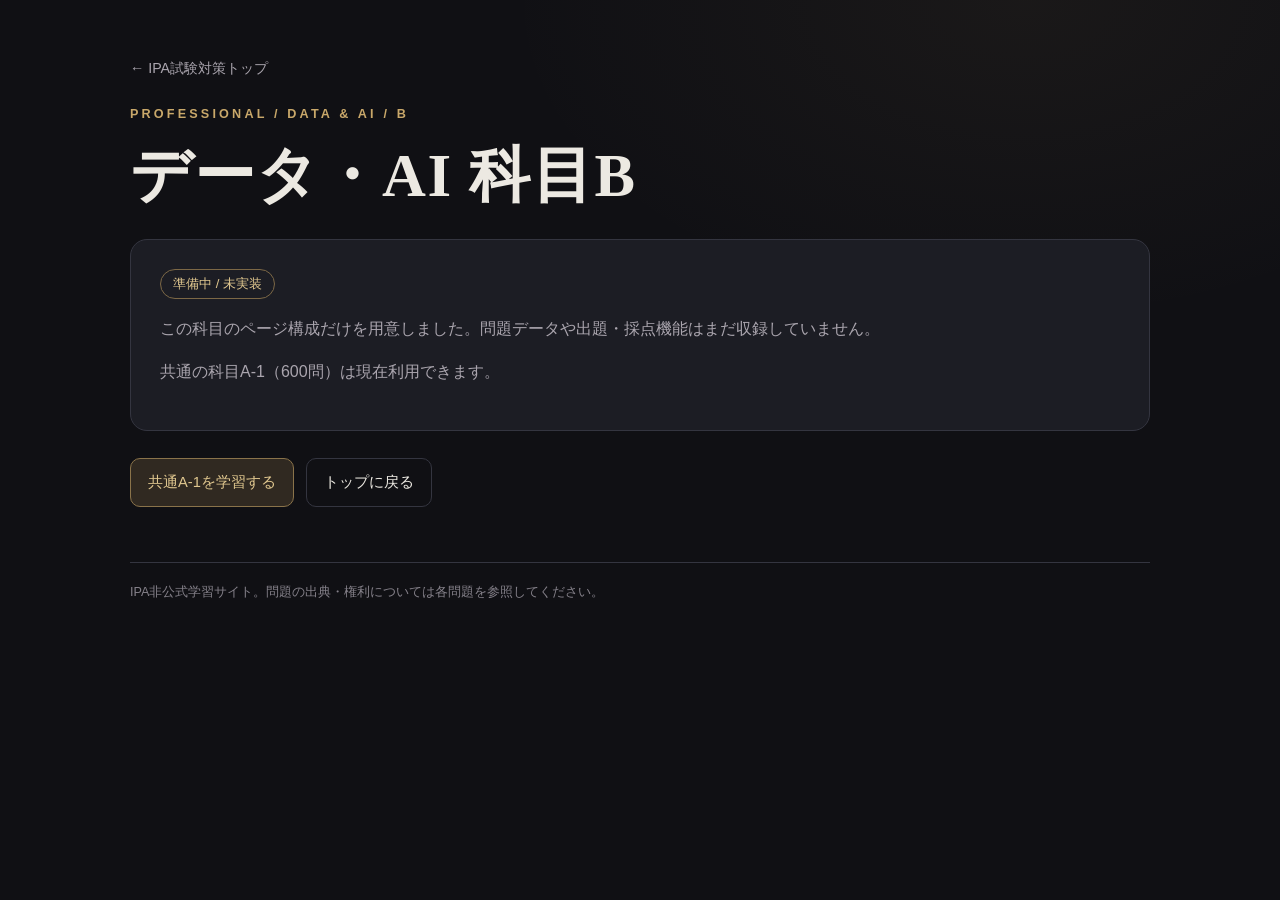
<file: pd/data-ai/b.html>
<!doctype html>
<html lang="ja"><head><meta charset="utf-8"><meta name="viewport" content="width=device-width,initial-scale=1"><meta name="theme-color" content="#101014"><link rel="stylesheet" href="../../assets/portal.css"><title>データ・AI 科目B | IPA高度試験対策</title></head>
<body><div class="wrap"><a class="back" href="../../index.html">← IPA試験対策トップ</a>
<p class="eyebrow">PROFESSIONAL / DATA & AI / B</p>
<h1>データ・AI 科目B</h1>
<section class="detail"><span class="status">準備中 / 未実装</span><p>この科目のページ構成だけを用意しました。問題データや出題・採点機能はまだ収録していません。</p><p>共通の科目A-1（600問）は現在利用できます。</p></section>
<div class="actions"><a class="action" href="../../a1/">共通A-1を学習する</a><a class="action secondary" href="../../index.html">トップに戻る</a></div><footer>IPA非公式学習サイト。問題の出典・権利については各問題を参照してください。</footer></div></body></html>
</file>
<file: assets/portal.css>
/* Landing and future-course pages. A-1 retains its original style.css. */
:root{color-scheme:dark;--bg:#101014;--panel:#1c1d24;--border:#343540;--text:#ece9e2;--muted:#aaa5ae;--gold:#c9a86a;--gold2:#e0c78f;--focus:#7db8ff}
*{box-sizing:border-box}
body{margin:0;min-height:100vh;background:radial-gradient(ellipse 800px 500px at 80% 0,rgba(201,168,106,.055),transparent 65%),var(--bg);font-family:-apple-system,BlinkMacSystemFont,"Hiragino Kaku Gothic ProN","Noto Sans JP",sans-serif;color:var(--text);line-height:1.7}
a{color:inherit;text-decoration:none} a:focus-visible{outline:2px solid var(--focus);outline-offset:4px}
.wrap{width:min(1020px,calc(100% - 36px));margin:0 auto;padding:54px 0 86px}
.eyebrow{font-size:.79rem;color:var(--gold);letter-spacing:.25em;font-weight:700;margin:0 0 10px}
h1{font-family:"Hiragino Mincho ProN","Yu Mincho",serif;font-size:clamp(2.25rem,5vw,3.8rem);font-weight:600;line-height:1.3;letter-spacing:.025em;margin:0 0 14px}
.intro{color:var(--muted);margin:0 0 36px;max-width:760px}.top-rule{border:0;border-top:1px solid var(--border);margin:0 0 35px}
.course{margin-top:30px}.heading{font-family:"Hiragino Mincho ProN","Yu Mincho",serif;letter-spacing:.07em;font-size:1.13rem;margin:0 0 14px;display:flex;align-items:center;gap:11px}.heading:before{content:"";height:22px;width:3px;background:var(--gold);border-radius:2px}
.cards{display:grid;grid-template-columns:repeat(2,minmax(0,1fr));gap:13px}.tile{display:flex;align-items:center;gap:14px;border:1px solid var(--border);border-radius:14px;padding:18px 19px;background:var(--panel);transition:background .16s,border-color .16s,transform .16s;min-height:106px}
/* All course tiles share the same idle appearance. Gold only indicates hover/focus,
   never a permanently selected A-1 course. */
.tile:is(:hover,:focus-visible){
  background:linear-gradient(110deg,#3c3122,#292620);
  border-color:var(--gold);
  box-shadow:0 0 0 1px rgba(201,168,106,.22),0 9px 28px rgba(0,0,0,.22);
  transform:translateY(-2px);
}
.tile:focus-visible{outline:2px solid var(--focus);outline-offset:3px}
@media(prefers-reduced-motion:reduce){.tile{transition:none}.tile:is(:hover,:focus-visible){transform:none}}
.tile .glyph{display:grid;place-items:center;flex:none;height:39px;width:39px;border-radius:10px;color:var(--gold2);border:1px solid #594b34;background:#302920;font-weight:700}
.tile .content{flex:1;min-width:0}.tile strong{display:block;font-size:1.02rem;line-height:1.45}.tile small{display:block;color:var(--muted);font-size:.81rem;margin-top:3px}.arrow{color:var(--gold);font-size:1.1rem}.state{font-size:.73rem;color:var(--muted);border:1px solid #57535b;border-radius:30px;padding:2px 10px;white-space:nowrap}
.state.ready{color:var(--gold2);border-color:#8a734a}
footer{border-top:1px solid var(--border);color:#85818a;font-size:.79rem;padding:19px 0;margin-top:55px}.back{display:inline-block;color:var(--muted);font-size:.89rem;margin-bottom:24px}.back:hover{color:var(--gold2)}.detail{border:1px solid var(--border);background:var(--panel);padding:29px;border-radius:17px;margin:24px 0 27px}.detail p{color:var(--muted)}.detail .status{display:inline-block;border:1px solid #7c6846;border-radius:30px;color:var(--gold2);font-size:.82rem;padding:3px 12px}.actions{display:flex;flex-wrap:wrap;gap:12px}.action{border:1px solid #8a734a;background:#302921;border-radius:10px;padding:11px 17px;color:var(--gold2);font-size:.92rem}.action.secondary{background:transparent;border-color:var(--border);color:var(--text)}
@media(max-width:680px){.wrap{padding-top:30px}.cards{grid-template-columns:1fr}.tile{min-height:90px;padding:14px}.state{padding:2px 7px}.detail{padding:19px}}
</file>
<file: assets/style.css>
/* =====================================================
   京都検定2級 四択トレーニング — Design System
   墨（すみ）の背景に金茶のひと差し。静かな学習ツール。
   ===================================================== */

:root {
  /* 色 — 京の伝統色を基調に */
  --bg: #101014;            /* 墨 */
  --bg-glow: #16151c;
  --surface: #17181d;       /* 面 */
  --surface-2: #1e2026;     /* 面（強調） */
  --surface-3: #24262e;
  --line: #2c2e37;          /* 罫線 */
  --line-strong: #3c3f4a;

  --text: #ece9e2;          /* 和紙色の白 */
  --text-dim: #aca8b0;
  --text-faint: #807c86;

  --gold: #c9a86a;          /* 金茶 — 唯一のアクセント */
  --gold-bright: #e0c78f;
  --gold-dim: rgba(201, 168, 106, 0.14);
  --gold-line: rgba(201, 168, 106, 0.45);

  --ok: #9ecf8f;            /* 若苗 */
  --ok-bg: rgba(120, 190, 110, 0.12);
  --ng: #ef9a9a;            /* 退紅 */
  --ng-bg: rgba(220, 90, 90, 0.12);

  --focus: #7db8ff;         /* フォーカスリング（アクセントと衝突しない寒色） */

  /* 字 */
  --font-body: "Zen Kaku Gothic New", "Hiragino Kaku Gothic ProN",
    "Noto Sans JP", -apple-system, BlinkMacSystemFont, sans-serif;
  --font-display: "Shippori Mincho", "Hiragino Mincho ProN",
    "Yu Mincho", serif;

  /* 形 */
  --radius: 12px;
  --radius-lg: 18px;
  --shadow: 0 1px 2px rgba(0, 0, 0, 0.4), 0 12px 32px rgba(0, 0, 0, 0.35);
}

/* =========================
   ベース
========================= */
*,
*::before,
*::after {
  box-sizing: border-box;
}

html {
  -webkit-text-size-adjust: 100%;
}

body {
  margin: 0;
  min-height: 100vh;
  background-color: var(--bg);
  background-image:
    radial-gradient(1100px 500px at 85% -10%, rgba(201, 168, 106, 0.06), transparent 60%),
    radial-gradient(900px 600px at -10% 110%, rgba(80, 90, 140, 0.07), transparent 60%);
  background-attachment: fixed;
  color: var(--text);
  font-family: var(--font-body);
  font-size: 16px;
  line-height: 1.7;
}

.app {
  max-width: 880px;
  margin: 0 auto;
  padding: clamp(20px, 4vw, 48px) clamp(16px, 4vw, 32px) 40px;
}

[hidden] {
  display: none !important;
}

.screen {
  animation: screen-in 0.35s ease both;
}

@keyframes screen-in {
  from {
    opacity: 0;
    transform: translateY(8px);
  }
  to {
    opacity: 1;
    transform: none;
  }
}

/* =========================
   見出し・ヘッダー
========================= */
.app-header {
  margin-bottom: clamp(24px, 4vw, 40px);
  padding-bottom: clamp(18px, 3vw, 28px);
  border-bottom: 1px solid var(--line);
}

.app-eyebrow {
  margin: 0 0 10px;
  color: var(--gold);
  font-size: 0.72rem;
  font-weight: 700;
  letter-spacing: 0.28em;
}

.app-title {
  margin: 0 0 12px;
  font-family: var(--font-display);
  font-size: clamp(1.7rem, 4.5vw, 2.5rem);
  font-weight: 700;
  line-height: 1.3;
  letter-spacing: 0.04em;
}

.app-title-sub {
  display: block;
  margin-top: 2px;
  color: var(--text-dim);
  font-size: 0.55em;
  font-weight: 600;
  letter-spacing: 0.18em;
}

.app-lead {
  margin: 0;
  color: var(--text-dim);
  font-size: 0.95rem;
}

/* =========================
   パネル（共通カード）
========================= */
.panel {
  margin-bottom: clamp(18px, 3vw, 26px);
  padding: clamp(18px, 3.5vw, 28px);
  background: linear-gradient(180deg, var(--surface-2), var(--surface));
  border: 1px solid var(--line);
  border-radius: var(--radius-lg);
  box-shadow: var(--shadow);
}

.panel-head {
  display: flex;
  align-items: baseline;
  flex-wrap: wrap;
  gap: 4px 12px;
  margin-bottom: 14px;
}

.panel-title {
  position: relative;
  margin: 0;
  padding-left: 14px;
  font-family: var(--font-display);
  font-size: 1.15rem;
  font-weight: 700;
  letter-spacing: 0.08em;
}

/* 見出しの金の縦線 — セクションの署名 */
.panel-title::before {
  content: "";
  position: absolute;
  left: 0;
  top: 0.2em;
  bottom: 0.2em;
  width: 3px;
  border-radius: 2px;
  background: linear-gradient(180deg, var(--gold-bright), var(--gold));
}

.panel-title-lg {
  margin: 0;
  font-family: var(--font-display);
  font-size: clamp(1.5rem, 4vw, 2rem);
  font-weight: 700;
  letter-spacing: 0.08em;
}

.panel-note {
  margin: 0;
  color: var(--text-faint);
  font-size: 0.8rem;
  font-weight: 500;
}

.panel-desc {
  margin: -6px 0 14px;
  color: var(--text-dim);
  font-size: 0.85rem;
}

.panel-head .btn-ghost {
  margin-left: auto;
}

/* =========================
   選択チップ
========================= */
.chip-group {
  display: flex;
  flex-wrap: wrap;
  gap: 10px;
}

.chip-group input[type="radio"],
.chip-group input[type="checkbox"] {
  position: absolute;
  width: 1px;
  height: 1px;
  margin: -1px;
  clip-path: inset(50%);
  overflow: hidden;
}

.chip {
  display: inline-flex;
  align-items: center;
  justify-content: center;
  min-height: 46px;
  min-width: 88px;
  padding: 8px 18px;
  border: 1px solid var(--line-strong);
  border-radius: 999px;
  background-color: var(--surface-3);
  color: var(--text-dim);
  font-size: 0.95rem;
  font-weight: 500;
  cursor: pointer;
  user-select: none;
  transition:
    background-color 0.15s ease,
    border-color 0.15s ease,
    color 0.15s ease,
    box-shadow 0.15s ease,
    transform 0.06s ease;
}

.chip-wide {
  min-width: 170px;
}

.chip:hover {
  background-color: #2b2e37;
  border-color: #4c505c;
  color: var(--text);
}

.chip:active {
  transform: translateY(1px);
}

.chip-group input:checked + .chip {
  background-color: var(--gold-dim);
  border-color: var(--gold-line);
  color: var(--gold-bright);
  font-weight: 700;
  box-shadow: inset 0 0 0 1px var(--gold-line);
}

.chip-group input:checked + .chip:hover {
  background-color: rgba(201, 168, 106, 0.2);
}

.chip-group input:focus-visible + .chip {
  outline: 3px solid var(--focus);
  outline-offset: 2px;
}

.chip-group input:disabled + .chip {
  opacity: 0.38;
  cursor: not-allowed;
  background-color: var(--surface);
  border-color: var(--line);
  color: var(--text-faint);
  box-shadow: none;
}

.chip-group input:disabled + .chip:hover {
  background-color: var(--surface);
  border-color: var(--line);
  color: var(--text-faint);
}

/* =========================
   ボタン
========================= */
.btn-primary,
.btn-secondary,
.btn-ghost {
  font-family: inherit;
  font-weight: 700;
  border-radius: var(--radius);
  cursor: pointer;
  transition:
    background-color 0.15s ease,
    border-color 0.15s ease,
    color 0.15s ease,
    box-shadow 0.15s ease,
    transform 0.06s ease;
}

.btn-primary {
  padding: 15px 24px;
  font-size: 1.05rem;
  letter-spacing: 0.12em;
  color: #17130a;
  background: linear-gradient(180deg, var(--gold-bright), var(--gold));
  border: 1px solid var(--gold);
  box-shadow: 0 2px 12px rgba(201, 168, 106, 0.25);
}

.btn-primary:hover {
  background: linear-gradient(180deg, #ead6a4, var(--gold-bright));
  box-shadow: 0 4px 18px rgba(201, 168, 106, 0.35);
}

.btn-primary:active {
  transform: translateY(1px);
  box-shadow: 0 1px 6px rgba(201, 168, 106, 0.25);
}

.btn-primary:disabled {
  background: var(--surface-3);
  border-color: var(--line-strong);
  color: var(--text-faint);
  box-shadow: none;
  cursor: not-allowed;
}

.btn-secondary {
  padding: 14px 24px;
  font-size: 1rem;
  letter-spacing: 0.1em;
  color: var(--text);
  background-color: transparent;
  border: 1px solid var(--line-strong);
}

.btn-secondary:hover {
  border-color: var(--gold-line);
  color: var(--gold-bright);
  background-color: var(--gold-dim);
}

.btn-secondary:active {
  transform: translateY(1px);
}

.btn-ghost {
  padding: 6px 14px;
  font-size: 0.8rem;
  font-weight: 600;
  color: var(--text-dim);
  background: transparent;
  border: 1px solid var(--line-strong);
  border-radius: 999px;
}

.btn-ghost:hover {
  color: var(--text);
  border-color: #4c505c;
  background-color: var(--surface-3);
}

.btn-block {
  display: block;
  width: 100%;
}

.btn-primary:focus-visible,
.btn-secondary:focus-visible,
.btn-ghost:focus-visible,
.choice-btn:focus-visible {
  outline: 3px solid var(--focus);
  outline-offset: 2px;
}

/* =========================
   エラー表示
========================= */
.alert {
  margin: 0 0 18px;
  padding: 14px 18px;
  border: 1px solid rgba(220, 90, 90, 0.5);
  border-radius: var(--radius);
  background-color: var(--ng-bg);
  color: var(--ng);
  font-weight: 500;
}

/* =========================
   出題画面
========================= */
.quiz-top {
  display: flex;
  flex-wrap: wrap;
  justify-content: space-between;
  align-items: baseline;
  gap: 4px 16px;
  margin-bottom: 10px;
}

.quiz-meta {
  margin: 0;
  color: var(--text-dim);
  font-size: 0.9rem;
  font-weight: 600;
  letter-spacing: 0.06em;
}

.quiz-counter {
  margin: 0;
  color: var(--gold-bright);
  font-family: var(--font-display);
  font-size: 1.05rem;
  font-weight: 700;
  font-variant-numeric: tabular-nums;
  letter-spacing: 0.08em;
}

.progress {
  height: 4px;
  margin-bottom: 20px;
  border-radius: 999px;
  background-color: var(--surface-3);
  overflow: hidden;
}

.progress-fill {
  height: 100%;
  width: 0%;
  border-radius: inherit;
  background: linear-gradient(90deg, var(--gold), var(--gold-bright));
  transition: width 0.3s ease;
}

.quiz-panel {
  padding-top: clamp(22px, 4vw, 32px);
}

.question-text {
  margin: 0 0 22px;
  font-size: clamp(1.1rem, 2.4vw, 1.35rem);
  font-weight: 700;
  line-height: 1.85;
  overflow-wrap: anywhere;
}

.answer-area {
  display: grid;
  gap: 12px;
}

.choice-btn {
  display: flex;
  align-items: flex-start;
  gap: 14px;
  width: 100%;
  padding: 14px 16px;
  font-family: inherit;
  font-size: 1rem;
  line-height: 1.6;
  text-align: left;
  color: var(--text);
  background-color: var(--surface-3);
  border: 1px solid var(--line-strong);
  border-radius: var(--radius);
  cursor: pointer;
  transition:
    background-color 0.15s ease,
    border-color 0.15s ease,
    box-shadow 0.15s ease,
    transform 0.06s ease;
}

.choice-btn:hover {
  background-color: #2b2e37;
  border-color: #4c505c;
}

.choice-btn:active {
  transform: translateY(1px);
}

.choice-marker {
  flex: 0 0 30px;
  display: inline-flex;
  align-items: center;
  justify-content: center;
  height: 30px;
  margin-top: 1px;
  border: 1px solid var(--line-strong);
  border-radius: 50%;
  color: var(--text-dim);
  font-size: 0.85rem;
  font-weight: 700;
  font-variant-numeric: tabular-nums;
  transition: inherit;
}

.choice-text {
  flex: 1 1 auto;
  overflow-wrap: anywhere;
}

.choice-btn.is-selected {
  background-color: var(--gold-dim);
  border-color: var(--gold-line);
  box-shadow: inset 0 0 0 1px var(--gold-line);
  color: var(--gold-bright);
  font-weight: 700;
}

.choice-btn.is-selected .choice-marker {
  background-color: var(--gold);
  border-color: var(--gold);
  color: #17130a;
}

.quiz-hint {
  margin: 16px 0 14px;
  color: var(--text-faint);
  font-size: 0.78rem;
  text-align: center;
  letter-spacing: 0.08em;
}

/* =========================
   結果画面
========================= */
.result-head {
  margin-bottom: 20px;
}

.score-panel {
  display: flex;
  flex-wrap: wrap;
  align-items: baseline;
  justify-content: space-between;
  gap: 8px 24px;
}

.score-line {
  margin: 0;
  font-family: var(--font-display);
  font-size: clamp(1.5rem, 4.5vw, 2.1rem);
  font-weight: 700;
  letter-spacing: 0.06em;
  font-variant-numeric: tabular-nums;
}

.score-line .score-num {
  color: var(--gold-bright);
  font-size: 1.35em;
}

.score-detail {
  text-align: right;
}

.score-percent {
  margin: 0;
  color: var(--gold);
  font-family: var(--font-display);
  font-size: 1.3rem;
  font-weight: 700;
  font-variant-numeric: tabular-nums;
}

.score-sub {
  margin: 2px 0 0;
  color: var(--text-dim);
  font-size: 0.85rem;
}

.result-list {
  list-style: none;
  margin: 0 0 24px;
  padding: 0;
  display: grid;
  gap: 14px;
}

.result-item {
  display: grid;
  grid-template-columns: auto 1fr;
  gap: 14px;
  padding: 18px 20px;
  background: linear-gradient(180deg, var(--surface-2), var(--surface));
  border: 1px solid var(--line);
  border-left-width: 4px;
  border-radius: var(--radius);
}

.result-item.is-correct {
  border-left-color: var(--ok);
}

.result-item.is-incorrect {
  border-left-color: var(--ng);
}

.result-badge {
  flex: 0 0 auto;
  display: inline-flex;
  align-items: center;
  justify-content: center;
  width: 40px;
  height: 40px;
  border-radius: 50%;
  font-size: 1.25rem;
  font-weight: 700;
}

.result-item.is-correct .result-badge {
  background-color: var(--ok-bg);
  color: var(--ok);
}

.result-item.is-incorrect .result-badge {
  background-color: var(--ng-bg);
  color: var(--ng);
}

.result-body {
  min-width: 0;
}

.result-meta {
  margin: 0 0 4px;
  color: var(--text-faint);
  font-size: 0.8rem;
  font-weight: 600;
  letter-spacing: 0.06em;
}

.result-question {
  margin: 0 0 12px;
  font-size: 0.98rem;
  line-height: 1.7;
  overflow-wrap: anywhere;
}

.result-answers {
  display: grid;
  gap: 4px;
  margin: 0;
}

.result-answers > div {
  display: flex;
  flex-wrap: wrap;
  gap: 2px 10px;
  font-size: 0.92rem;
}

.result-answers dt {
  flex: 0 0 96px;
  margin: 0;
  color: var(--text-faint);
  font-weight: 500;
}

.result-answers dd {
  flex: 1 1 auto;
  margin: 0;
  min-width: 0;
  overflow-wrap: anywhere;
}

.result-answers .answer-correct {
  color: var(--ok);
  font-weight: 700;
}

.result-answers .answer-wrong {
  color: var(--ng);
  font-weight: 700;
}

/* =========================
   生成AI相談プロンプト
========================= */
.ai-prompt-copy {
  display: inline-flex;
  align-items: center;
  justify-content: center;
  gap: 9px;
  min-height: 42px;
  margin-top: 14px;
  padding: 8px 13px;
  border: 1px solid var(--line-strong);
  border-radius: 10px;
  background-color: transparent;
  color: var(--text-dim);
  font-family: inherit;
  font-size: 0.82rem;
  font-weight: 700;
  line-height: 1.35;
  cursor: pointer;
  user-select: none;
  -webkit-tap-highlight-color: transparent;
  transition:
    background-color 0.15s ease,
    border-color 0.15s ease,
    color 0.15s ease,
    transform 0.06s ease;
}

.ai-prompt-copy:hover {
  border-color: var(--gold-line);
  background-color: var(--gold-dim);
  color: var(--gold-bright);
}

.ai-prompt-copy:active {
  transform: translateY(1px);
}

.ai-prompt-copy:focus-visible {
  outline: 3px solid var(--focus);
  outline-offset: 2px;
}

.ai-prompt-copy.is-copied {
  border-color: rgba(120, 190, 110, 0.42);
  background-color: var(--ok-bg);
  color: var(--ok);
}

.ai-prompt-copy.is-error {
  border-color: rgba(220, 90, 90, 0.45);
  background-color: var(--ng-bg);
  color: var(--ng);
}

.copy-icon {
  position: relative;
  flex: 0 0 18px;
  width: 18px;
  height: 18px;
}

.copy-icon::before,
.copy-icon::after {
  content: "";
  position: absolute;
  width: 11px;
  height: 11px;
  border: 1.7px solid currentColor;
  border-radius: 3px;
  background-color: var(--surface);
}

.copy-icon::before {
  top: 1px;
  left: 6px;
}

.copy-icon::after {
  top: 6px;
  left: 1px;
}

/* =========================
   フッター
========================= */
.app-footer {
  margin-top: 48px;
  padding-top: 16px;
  border-top: 1px solid var(--line);
  color: var(--text-faint);
  font-size: 0.75rem;
  text-align: center;
  letter-spacing: 0.1em;
}

.app-footer p {
  margin: 0;
}

/* =========================
   レスポンシブ
========================= */
@media (max-width: 640px) {
  .chip {
    flex: 1 1 calc(33.333% - 7px);
    min-width: 0;
    padding: 8px 10px;
    font-size: 0.9rem;
  }

  .chip-wide {
    flex-basis: 100%;
  }

  .result-item {
    padding: 14px;
    gap: 12px;
  }

  .result-badge {
    width: 34px;
    height: 34px;
    font-size: 1.05rem;
  }

  .ai-prompt-copy {
    width: 100%;
  }

  .result-answers dt {
    flex-basis: 100%;
  }

  .score-panel {
    flex-direction: column;
    align-items: flex-start;
  }

  .score-detail {
    text-align: left;
  }

  .quiz-hint {
    display: none; /* タッチ端末ではキーボードヒントを隠す */
  }
}

@media (max-width: 400px) {
  .chip {
    flex-basis: calc(50% - 5px);
  }
}

/* =========================
   アクセシビリティ
========================= */
@media (prefers-reduced-motion: reduce) {
  *,
  *::before,
  *::after {
    animation-duration: 0.01ms !important;
    animation-iteration-count: 1 !important;
    transition-duration: 0.01ms !important;
  }
}

/* =====================================================
   追加分 — 習得度（未出題／ミス／ヒット／ダブル／トリプル）
   段が上がるほど色が金に近づく。全部トリプル＝金一色。
   ===================================================== */

:root {
  --stage-miss: #e08b8b;      /* 退紅 */
  --stage-hit: #7fa7c4;       /* 縹 */
  --stage-double: #93c384;    /* 若苗 */
  --stage-triple: var(--gold);
  --stage-new: #6e7280;       /* 鈍色 */
}

/* ---- 進捗パネル ---- */
.mastery-headline {
  margin: 0;
  color: var(--gold-bright);
  font-family: var(--font-display);
  font-size: 1rem;
  font-weight: 700;
  font-variant-numeric: tabular-nums;
  letter-spacing: 0.04em;
}

.mastery-bar {
  display: flex;
  height: 14px;
  margin: 4px 0 16px;
  border: 1px solid var(--line-strong);
  border-radius: 999px;
  background-color: var(--surface-3);
  overflow: hidden;
}

.mastery-seg {
  height: 100%;
  width: 0%;
  transition: width 0.45s ease;
}

.seg-triple { background: linear-gradient(180deg, var(--gold-bright), var(--gold)); }
.seg-double { background-color: var(--stage-double); }
.seg-hit { background-color: var(--stage-hit); }
.seg-miss { background-color: var(--stage-miss); }
.seg-new { background-color: var(--stage-new); }

.mastery-legend {
  display: flex;
  flex-wrap: wrap;
  gap: 6px 18px;
  margin: 0;
  padding: 0;
  list-style: none;
  color: var(--text-dim);
  font-size: 0.82rem;
}

.mastery-legend li {
  display: inline-flex;
  align-items: center;
  gap: 6px;
}

.mastery-legend b {
  color: var(--text);
  font-variant-numeric: tabular-nums;
}

.dot {
  width: 9px;
  height: 9px;
  border-radius: 50%;
  flex: 0 0 auto;
}

.dot-triple { background-color: var(--stage-triple); }
.dot-double { background-color: var(--stage-double); }
.dot-hit { background-color: var(--stage-hit); }
.dot-miss { background-color: var(--stage-miss); }
.dot-new { background-color: var(--stage-new); }

.mastery-note {
  margin: 14px 0 0;
}

.mastery-panel .panel-head {
  align-items: center;
}

/* ---- チップ内の件数 ---- */
.chip-count {
  margin-left: 8px;
  padding: 1px 7px;
  border-radius: 999px;
  background-color: rgba(255, 255, 255, 0.07);
  color: inherit;
  font-size: 0.78em;
  font-weight: 500;
  font-variant-numeric: tabular-nums;
}

/* ---- 状態タグ ---- */
.stage-tag {
  display: inline-block;
  padding: 2px 10px;
  border-radius: 999px;
  border: 1px solid currentColor;
  font-size: 0.75rem;
  font-weight: 700;
  letter-spacing: 0.04em;
  white-space: nowrap;
}

.stage-triple { color: var(--stage-triple); }
.stage-double { color: var(--stage-double); }
.stage-hit { color: var(--stage-hit); }
.stage-miss { color: var(--stage-miss); }
.stage-new { color: var(--text-faint); }

.quiz-meta {
  display: inline-flex;
  align-items: center;
  gap: 10px;
  flex-wrap: wrap;
}

/* ---- 頻出タグ ---- */
.freq-tag {
  display: inline-block;
  padding: 1px 8px;
  border-radius: 999px;
  background-color: var(--gold-dim);
  border: 1px solid var(--gold-line);
  color: var(--gold-bright);
  font-size: 0.72rem;
  font-weight: 700;
  letter-spacing: 0.04em;
}

/* ---- 結果の段位変化 ---- */
.result-transition {
  display: flex;
  align-items: center;
  gap: 8px;
  margin: 12px 0 0;
  color: var(--text-faint);
  font-size: 0.85rem;
}

.score-changes {
  margin: 6px 0 0;
  color: var(--gold);
  font-size: 0.85rem;
  font-weight: 700;
  font-variant-numeric: tabular-nums;
}

/* ---- 小さいゴーストボタン ---- */
.btn-small {
  padding: 5px 12px;
  font-size: 0.75rem;
}

@media (max-width: 640px) {
  .mastery-legend {
    gap: 6px 14px;
    font-size: 0.78rem;
  }

  .mastery-headline {
    width: 100%;
    order: 3;
  }

  .mastery-panel .panel-head {
    align-items: baseline;
  }
}

/* ページ間の行き来 */
.map-nav {
  margin: 14px 0 0;
  font-size: 0.9rem;
}

.map-nav a {
  color: var(--gold);
  text-decoration: none;
  border-bottom: 1px solid transparent;
}

.map-nav a:hover {
  color: var(--gold-bright);
  border-bottom-color: var(--gold-line);
}

/* =====================================================
   追加分 — 公開テーマ（期間限定・過去問とは別枠）
   過去問の金茶に対し、朱をアクセントにして区別する。
   ===================================================== */

:root {
  --theme-accent: #e0855c;            /* 朱 */
  --theme-accent-bright: #f0a37f;
  --theme-accent-dim: rgba(224, 133, 92, 0.12);
  --theme-accent-line: rgba(224, 133, 92, 0.5);
}

.theme-area {
  margin: 0;
}

/* ---- 学習モード切替（過去問トレーニング ⇔ 公開テーマ） ---- */
.mode-switch {
  display: grid;
  grid-template-columns: repeat(auto-fit, minmax(0, 1fr));
  grid-auto-flow: column;
  gap: 6px;
  margin: 0 0 22px;
  padding: 6px;
  border: 1px solid var(--line-strong);
  border-radius: calc(var(--radius) + 6px);
  background-color: var(--surface);
}

.mode-tab {
  display: flex;
  flex-direction: column;
  align-items: center;
  justify-content: center;
  gap: 2px;
  min-height: 58px;
  padding: 8px 10px;
  border: 1px solid transparent;
  border-radius: var(--radius);
  background: transparent;
  color: var(--text-dim);
  font: inherit;
  text-align: center;
  cursor: pointer;
  transition: background-color 0.2s ease, color 0.2s ease, border-color 0.2s ease;
}

.mode-tab:hover {
  color: var(--text);
  background-color: var(--surface-3);
}

.mode-tab-main {
  font-size: 0.95rem;
  font-weight: 700;
  letter-spacing: 0.04em;
}

.mode-tab-sub {
  color: var(--text-faint);
  font-size: 0.72rem;
  letter-spacing: 0.02em;
}

.mode-tab-past.is-active {
  background-color: var(--gold-dim);
  border-color: var(--gold-line);
  color: var(--gold-bright);
}

.mode-tab-theme.is-active {
  background-color: var(--theme-accent-dim);
  border-color: var(--theme-accent-line);
  color: var(--theme-accent-bright);
}

.mode-tab.is-active .mode-tab-sub {
  color: inherit;
  opacity: 0.8;
}

.mode-tab:focus-visible {
  outline: 3px solid var(--focus);
  outline-offset: 2px;
}

/* テーマモード指定で開いたとき、テーマ読込完了まで過去問UIを出さない */
.mode-pending #mode-past {
  display: none !important;
}

.theme-panel {
  border-color: var(--theme-accent-line);
  box-shadow: inset 4px 0 0 var(--theme-accent), var(--shadow);
}

.theme-eyebrow {
  display: flex;
  align-items: center;
  gap: 10px;
  margin: 0 0 6px;
  color: var(--theme-accent);
  font-size: 0.8rem;
  font-weight: 700;
  letter-spacing: 0.08em;
}

.theme-badge {
  padding: 2px 9px;
  border-radius: 999px;
  border: 1px solid var(--theme-accent-line);
  background-color: var(--theme-accent-dim);
  color: var(--theme-accent-bright);
  font-size: 0.72rem;
}

.theme-title {
  margin: 0 0 10px;
  font-family: var(--font-display);
  font-size: 1.5rem;
  letter-spacing: 0.06em;
  color: var(--text);
}

.theme-desc {
  margin: 0 0 8px;
}

.theme-subtitle {
  margin: 0;
  color: var(--text);
  font-size: 0.95rem;
  font-weight: 700;
}

.theme-progress {
  margin: 18px 0 6px;
  padding: 14px 16px;
  border: 1px solid var(--line);
  border-radius: var(--radius);
  background-color: var(--surface);
}

.theme-progress .panel-head {
  align-items: center;
}

.theme-headline {
  color: var(--theme-accent-bright);
}

.theme-block {
  margin-top: 18px;
}

.theme-block .theme-subtitle {
  margin-bottom: 10px;
}

.theme-panel .chip-group input:checked + .chip {
  background-color: var(--theme-accent-dim);
  border-color: var(--theme-accent-line);
  color: var(--theme-accent-bright);
  box-shadow: inset 0 0 0 1px var(--theme-accent-line);
}

.theme-actions {
  display: grid;
  gap: 10px;
  margin-top: 20px;
}

.theme-btn {
  background: linear-gradient(180deg, var(--theme-accent-bright), var(--theme-accent));
  border-color: var(--theme-accent);
}

.theme-btn:hover {
  background: linear-gradient(180deg, #f6bb9d, var(--theme-accent-bright));
}

.theme-nav a {
  color: var(--theme-accent);
}

.theme-nav a:hover {
  color: var(--theme-accent-bright);
  border-bottom-color: var(--theme-accent-line);
}

/* 結果画面の解説（解説を持つ問題のみ表示） */
.result-explanation {
  margin: 12px 0 0;
  padding: 10px 12px;
  border-left: 3px solid var(--theme-accent-line);
  border-radius: 6px;
  background-color: var(--surface);
  color: var(--text-dim);
  font-size: 0.88rem;
  line-height: 1.75;
}

.result-explanation-label {
  display: inline-block;
  margin-right: 8px;
  color: var(--theme-accent-bright);
  font-size: 0.75rem;
  font-weight: 700;
  letter-spacing: 0.06em;
}

@media (max-width: 640px) {
  .theme-title {
    font-size: 1.3rem;
  }

  .theme-progress {
    padding: 12px;
  }

  .theme-progress .theme-headline {
    width: 100%;
    order: 3;
  }
}

/* 回次の長押し：通常のスクロールを維持し、選択／メニュー表示を抑止。 */
#exam-options .chip {
  -webkit-touch-callout: none;
  -webkit-user-select: none;
  touch-action: pan-y pinch-zoom;
}

#exam-options .chip.is-long-pressing {
  border-color: var(--gold-bright);
  box-shadow: inset 0 0 0 1px var(--gold-bright), 0 0 0 3px rgba(201, 168, 106, 0.18);
}

/* V5.2 出題順: 既存のダーク/ゴールドテーマに合わせた2択トグル */
.order-options {
  display: grid;
  grid-template-columns: minmax(0,1fr) minmax(0,1fr);
  align-items: stretch;
  gap: 6px;
  padding: 6px;
  border-radius: 999px;
  border: 1px solid var(--line-strong);
  background: var(--surface-3);
  max-width: 760px;
}
.order-options input[type="radio"] {
  position: absolute;
  width: 1px;
  height: 1px;
  margin: -1px;
  clip-path: inset(50%);
  overflow: hidden;
}
.order-choice {
  display: flex;
  align-items: center;
  justify-content: center;
  gap: 8px;
  text-align: center;
  min-height: 50px;
  padding: 10px 14px;
  border: 1px solid transparent;
  border-radius: 999px;
  color: var(--text-dim);
  font-size: .95rem;
  font-weight: 600;
  cursor: pointer;
  user-select: none;
  transition: background-color .15s ease, border-color .15s ease, color .15s ease;
}
.order-choice:hover { color: var(--text); background: rgba(255,255,255,.035); }
.order-options input:checked + .order-choice {
  border-color: var(--gold-line);
  box-shadow: inset 0 0 0 1px var(--gold-line);
  background-color: var(--gold-dim);
  color: var(--gold-bright);
}
.order-options input:checked + .order-choice::before { content: "✓"; font-weight: 800; }
.order-options input:focus-visible + .order-choice { outline: 3px solid var(--focus); outline-offset: 2px; }
.order-help { margin: 14px 0 0; font-size: .85rem; line-height: 1.7; color: var(--text-dim); }
@media (max-width: 450px) {
  .order-choice { font-size: .82rem; padding: 8px 5px; min-height: 46px; gap: 5px; }
}

/* A-1 navigation when the app is hosted under /a1/ on GitHub Pages. */
.site-back-link { display: inline-block; margin: 0 0 10px; color: var(--text-dim); font-size: .85rem; text-decoration: none; }
.site-back-link:hover { color: var(--gold-bright); text-decoration: underline; }
.site-back-link:focus-visible { outline: 2px solid var(--focus); outline-offset: 4px; }

/* V5.7: preserve SQL, pseudocode and calculation layout in original PD mock questions only. */
.pd-ai-a2-page .question-text,
.pd-ai-a2-page .choice-text,
.pd-ai-a2-page .ipa-result-entry > p {
  white-space: pre-wrap;
  tab-size: 4;
}
</file>
<file: assets/sc-b.css>
/* SC Subject B: independent case-based question renderer. Inherits V5.7 dark/gold design. */
.scb-page .app { max-width: 1040px; }
.scb-page .scb-availability { font-size: .94rem; color: var(--gold-bright); line-height: 1.7; }
.scb-page .scb-format-note,.scb-page .scb-order-help { margin: 14px 0 0; }
.scb-page .scb-alert { border: 1px solid #8f5454; background: #301c22; color: #f0bac0; padding: 12px 16px; border-radius: 9px; margin: 14px 0; white-space: pre-line; }
.scb-page .scb-disclaimer { margin: 20px 0 0; font-size: .82rem; color: var(--text-dim); line-height: 1.9; }
.scb-page .scb-quiz-header { display:flex; gap: 18px; align-items: center; justify-content:space-between; }
.scb-page .quiz-top { flex:1; min-width:0; }
.scb-page .scb-question-eyebrow { font-size: .8rem; font-weight: 700; color: var(--gold-bright); margin: 0 0 10px; letter-spacing:.1em; }
.scb-page .scb-case-panel { border-color: #4f4438; }
.scb-page #case-details > summary { list-style-position: outside; cursor:pointer; color:var(--gold-bright); font-weight:700; font-size:1.05rem; line-height:1.5; }
.scb-page #case-details > summary:focus-visible,.scb-page .scb-resource summary:focus-visible { outline: 2px solid var(--focus);outline-offset:4px; }
.scb-page .scb-case-body { margin-top: 22px; font-size: .95rem; line-height: 1.9; }
.scb-page .scb-case-body p { white-space: pre-wrap; overflow-wrap:anywhere; margin: 12px 0; }
.scb-page .scb-case-body h3 { font-size: 1rem; padding: 9px 0; border-bottom: 1px solid var(--line-strong); color:var(--gold-bright); }
.scb-page .scb-resource { border: 1px solid var(--line-strong); background:#191b22; border-radius: 10px; margin: 17px 0; overflow: clip; }
.scb-page .scb-resource > summary { cursor: pointer; padding: 11px 14px; background: #26262d; font-weight: 700; color: var(--gold-bright); overflow-wrap:anywhere; }
.scb-page .scb-resource > div { padding: 12px; }
.scb-page .scb-resource p { margin: 8px 0; }
.scb-page .scb-table-wrap { width:100%; overflow-x:auto; overscroll-behavior-x: contain; border: 1px solid #45444d; border-radius: 7px; }
.scb-page .scb-data-table { border-collapse:collapse; min-width:max-content; width:100%; line-height:1.65; font-size: .86rem; }
.scb-page .scb-data-table th,.scb-page .scb-data-table td { padding: 9px 12px; border:1px solid #44444d; text-align:left; vertical-align:top; white-space:pre-wrap; max-width: min(440px,70vw); overflow-wrap:anywhere; }
.scb-page .scb-data-table th { color:#efdbaf; background:#2c2c34; }
.scb-page .scb-data-table tr:nth-child(even) td { background:rgba(255,255,255,.025); }
.scb-page .scb-code { width:100%; max-height:480px; overflow:auto; background:#0e1218; color:#d6e1e9; padding:14px; margin:0; border:1px solid #343f47; border-radius:8px; font: .82rem/1.65 ui-monospace, SFMono-Regular, Menlo, Consolas, monospace; tab-size:2; white-space:pre; }
.scb-page .scb-code-note { color:var(--text-faint); font-size:.78rem; margin: 4px 0 10px; }
.scb-page .scb-notes { color:#c1bec7; font-size:.83rem; line-height:1.8; margin:10px 0 0; padding-left:20px; }
.scb-page .scb-list { padding-left: 24px; margin: 8px 0; }
.scb-page .scb-list li { margin:8px 0; white-space:pre-wrap; overflow-wrap:anywhere; }
.scb-page .scb-diagram { display:flex; flex-direction:column; gap:9px; color:var(--text); }
.scb-page .scb-diagram-node { border:1px solid #566174; background:#202633; border-radius:9px; padding:10px 12px; text-align:center; }
.scb-page .scb-diagram-node strong { color:var(--gold-bright); }
.scb-page .scb-diagram-node ul { text-align:left; margin:7px 0 0; padding-left:20px; font-size:.8rem; }
.scb-page .scb-diagram-arrow { text-align:center; color:var(--gold-bright); font-weight:700; }
.scb-page .scb-diagram-branches { display:grid; grid-template-columns: repeat(3,minmax(0,1fr)); gap:8px; }
.scb-page .scb-diagram-edge-list { color:var(--text-dim); font-size:.82rem; margin: 10px 0; }
.scb-page .scb-diagram-fallback { margin-top: 12px; color:var(--text-dim); font-size:.8rem; }
.scb-page .scb-question-extra { margin: 0 0 18px; }
.scb-page .scb-question-extra .scb-resource { margin: 0 0 12px; }
.scb-page .choice-btn .choice-text { white-space:pre-wrap; }
.scb-page .scb-choice-table-wrap { width:100%; overflow:auto; margin: 0 0 16px; }
.scb-page .scb-choice-table { border-collapse:collapse; font-size:.83rem; width:100%; }
.scb-page .scb-choice-table th,.scb-page .scb-choice-table td { padding: 8px; border:1px solid #45444d; text-align:left; vertical-align:top; }
.scb-page .scb-choice-table th { color:var(--gold-bright); background:#292930; }
.scb-page .scb-choice-table .scb-answer-radio { vertical-align:middle; accent-color:var(--gold); }
.scb-page .scb-choice-table tr { cursor:pointer; }
.scb-page .scb-choice-table tr.is-selected { background:#3c3428; }
.scb-page .scb-choice-table tr:hover { background:#303036; }
.scb-page .scb-result-list { list-style:none; padding:0; margin:0 0 24px; }
.scb-page .scb-result-item { margin: 0 0 18px; padding:20px; background:var(--surface-2); border:1px solid var(--line-strong); border-left:4px solid var(--ng); border-radius:12px; }
.scb-page .scb-result-item.is-correct { border-left-color:var(--ok); }
.scb-page .scb-result-item h3 { font-size:1rem; margin: 0 0 12px; }
.scb-page .scb-result-item p { margin: 8px 0; overflow-wrap:anywhere; }
.scb-page .scb-result-item .scb-answer-good { color:var(--ok); }
.scb-page .scb-result-item .scb-answer-wrong { color:var(--ng); }
.scb-page .scb-result-item details { margin:14px 0 0; padding:12px; border:1px solid var(--line); border-radius:9px; }
.scb-page .scb-result-item details summary { cursor:pointer; color:var(--gold-bright); font-weight:700; }
.scb-page .scb-result-item details p { font-size:.88rem; line-height:1.9; }
.scb-page .scb-distractor { padding:8px 0; border-top:1px solid var(--line); }
.scb-page .scb-copy { margin-top:10px; padding:9px 12px; color:var(--text); background:#252734; border:1px solid var(--line-strong); border-radius:7px; cursor:pointer; font:inherit; font-size:.85rem; }
@media (max-width: 650px) {
 .scb-page .scb-quiz-header { display:block; }
 .scb-page .scb-quiz-header #exit-quiz { margin:0 0 12px; }
 .scb-page .scb-diagram-branches { grid-template-columns: 1fr; }
 .scb-page .scb-resource > div { padding:8px; }
 .scb-page .scb-data-table th,.scb-page .scb-data-table td { padding:6px 8px; max-width: 74vw; }
 .scb-page .scb-result-item { padding:14px; }
}
</file>
<file: assets/sc-vocab-guide.css>
/* SC vocabulary reading companion, V5.11. Matches portal palette. */
.guide-wrap{width:min(1050px,calc(100% - 36px));padding-top:32px}
.guide-header{margin-bottom:30px}
.guide-header h1{font-size:clamp(2rem,4.4vw,3.25rem);margin:2px 0 15px}
.guide-lead{color:var(--muted);font-size:.98rem;max-width:780px;margin:0 0 17px}
.guide-meta{display:flex;gap:9px;flex-wrap:wrap;align-items:center}
.guide-meta span,.guide-meta a{font-size:.77rem;border:1px solid var(--border);background:var(--panel);padding:5px 12px;border-radius:100px}
.guide-meta a{color:var(--gold2);border-color:#695638}
.guide-meta a:hover,.guide-quiz-link:hover{border-color:var(--gold2);background:#3a2e21}
.guide-nav{border:1px solid var(--border);border-radius:16px;background:var(--panel);padding:22px;margin-bottom:21px}
.guide-nav-header,.guide-section-head{display:flex;justify-content:space-between;align-items:baseline;gap:14px;flex-wrap:wrap}
.guide-nav h2,.guide-section-head h2{font-size:1.02rem;margin:0 0 14px;letter-spacing:.02em}
.guide-nav-header p,.guide-section-head p{font-size:.83rem;color:var(--muted);margin:0 0 14px}
.guide-page-nav{display:flex;gap:7px;flex-wrap:wrap}
.guide-page-button,.guide-step{appearance:none;font:inherit;cursor:pointer;border:1px solid #4a4544;border-radius:10px;background:#24242b;color:var(--text);min-width:48px;min-height:44px;padding:7px 12px;transition:border-color .15s,background .15s,color .15s}
.guide-page-button:hover,.guide-step:not(:disabled):hover{border-color:var(--gold);color:var(--gold2)}
.guide-page-button[aria-current="page"]{background:#423425;border-color:var(--gold);color:#f5d99d;font-weight:700}
.guide-page-button:focus-visible,.guide-step:focus-visible,.reference-list a:focus-visible,.guide-quiz-link:focus-visible{outline:2px solid var(--focus);outline-offset:3px}
.guide-status{padding:18px;border:1px solid var(--border);background:var(--panel);border-radius:13px;margin-bottom:18px;color:var(--muted)}
.guide-status.is-error{border-color:#a86666;color:#ffc4c4}
.guide-content{margin-top:22px}
.guide-section-head{border-bottom:1px solid var(--border);margin:0 0 18px;padding:0 0 4px}
.term-list{list-style:none;counter-reset:none;padding:0;margin:0;display:grid;gap:16px}
.term-card{border:1px solid var(--border);border-radius:16px;background:var(--panel);padding:23px 25px;scroll-margin-top:18px;overflow-wrap:anywhere}
.term-top{display:flex;gap:15px;align-items:flex-start;justify-content:space-between;margin-bottom:18px}
.term-title-group{display:flex;gap:13px;align-items:flex-start;min-width:0}
.term-num{font-size:.81rem;color:var(--gold2);background:#302921;border:1px solid #67583d;border-radius:10px;padding:7px 9px;font-variant-numeric:tabular-nums;line-height:1.3;flex-shrink:0}
.term-name{font-size:clamp(1.14rem,2.6vw,1.32rem);font-weight:750;letter-spacing:.005em;line-height:1.45;margin:2px 0 0}
.term-tags{display:flex;gap:6px;flex-wrap:wrap;justify-content:flex-end}
.term-tag{font-size:.7rem;line-height:1.4;border:1px solid #4b4953;border-radius:100px;color:var(--muted);padding:4px 9px;white-space:nowrap}
.term-tag.difficulty-basic{color:#b5d6ba;border-color:#48614d}
.term-tag.difficulty-standard{color:#ddc998;border-color:#6e5e44}
.term-tag.difficulty-advanced{color:#ccb9eb;border-color:#675678}
.term-block{margin-top:15px}
.term-block-heading{color:var(--gold2);font-size:.75rem;letter-spacing:.06em;font-weight:800;margin:0 0 5px}
.term-block p{font-size:.91rem;line-height:1.92;margin:0;white-space:pre-wrap}
.term-block.explanation p{color:#d3d0d3}
.term-block.distinction{background:#24252b;border-left:3px solid #84714e;border-radius:0 9px 9px 0;padding:13px 17px}
.term-block.distinction p{color:#d4d0ca;font-size:.88rem}
.reference-area{margin-top:19px;border-top:1px solid #343540;padding-top:12px}
.reference-area summary{cursor:pointer;font-size:.79rem;color:var(--muted);width:max-content;max-width:100%;padding:2px 0}
.reference-area summary:hover{color:var(--gold2)}
.reference-list{list-style:none;margin:9px 0 0;padding:0;display:grid;gap:8px}
.reference-list li{font-size:.78rem;line-height:1.6;overflow-wrap:anywhere}
.reference-list a{color:#b7ccef;text-decoration:underline;text-underline-offset:2px}
.reference-list a:hover{color:white}
.guide-footer-nav{margin:28px 0 20px;padding:18px;background:var(--panel);border:1px solid var(--border);border-radius:14px}
.guide-footer-nav .guide-paging-controls{display:flex;align-items:center;justify-content:space-between;gap:8px;flex-wrap:wrap}
.guide-footer-nav .guide-page-nav{justify-content:center;margin-bottom:15px}
.guide-step:disabled{cursor:not-allowed;opacity:.38}
.guide-page-meta{font-size:.82rem;color:var(--muted);font-variant-numeric:tabular-nums}
.guide-footer-actions{display:flex;justify-content:space-between;align-items:center;gap:12px;flex-wrap:wrap}
.guide-quiz-link,.guide-back-link{display:inline-block;font-size:.89rem;padding:11px 16px;border-radius:10px;border:1px solid #796444;background:#302920;color:var(--gold2)}
.guide-back-link{background:transparent;border-color:var(--border);color:var(--muted)}
.guide-back-link:hover{color:var(--text);border-color:#78737a}
@media(max-width:720px){.guide-wrap{padding-top:24px}.guide-nav{padding:16px}.term-card{padding:17px}.term-top{display:block;margin-bottom:13px}.term-tags{justify-content:flex-start;margin-top:10px}.guide-page-button{min-width:43px;flex:0 0 auto;padding:7px 10px}.guide-page-nav{gap:6px}.guide-footer-nav{padding:14px}.guide-footer-actions>*{width:100%;text-align:center}}
@media(prefers-reduced-motion:reduce){.guide-page-button,.guide-step{transition:none}}
</file>
<file: assets/sc-vocab.css>
/* SC terminology writing module. Scoped styles; pre-existing courses are unchanged. */
.scv-page .app { max-width: 990px; }
.scv-page .scv-status { color: var(--gold-bright); font-size:.91rem; margin:14px 0 0; }
.scv-page .scv-disclaimer { color:var(--text-dim); font-size:.8rem; line-height:1.85; margin:17px 0 0; }
.scv-page .scv-alert { border:1px solid #8f5454; background:#301c22; color:#f0bac0; border-radius:10px; margin:0 0 16px; padding:12px 16px; white-space:pre-line; }
.scv-page #set-options .chip { touch-action:pan-y pinch-zoom; -webkit-user-select:none; user-select:none; -webkit-touch-callout:none; }
.scv-page #set-options .chip.is-long-pressing { border-color:var(--gold-bright); box-shadow:inset 0 0 0 1px var(--gold-bright),0 0 0 3px rgba(201,168,106,.18); }
.scv-page .scv-quiz-top { display:flex; justify-content:space-between; align-items:center; gap:16px; margin-bottom:12px; }
.scv-page .scv-quiz-top .quiz-meta { margin:0 0 3px; }
.scv-page .scv-quiz-top .quiz-counter { margin:0; }
.scv-page .scv-quiz-top #exit-quiz { flex:none; }
.scv-page .scv-eyebrow { color:var(--gold-bright); font-size:.8rem; font-weight:700; letter-spacing:.08em; margin:0 0 9px; }
.scv-page .question-text { font-size:clamp(1.05rem,2.5vw,1.25rem); white-space:pre-wrap; line-height:1.9; overflow-wrap:anywhere; }
.scv-page .scv-input-label { display:block; font-size:.92rem; font-weight:700; color:var(--gold-bright); margin:25px 0 8px; }
.scv-page .scv-answer-input { display:block; width:100%; min-height:58px; border:1px solid #6b6170; border-radius:12px; padding:12px 16px; background:#11151d; color:var(--text); font:inherit; font-size:1.06rem; line-height:1.5; caret-color:var(--gold-bright); transition:border-color .15s,box-shadow .15s; }
.scv-page .scv-answer-input:focus-visible { outline:2px solid var(--focus); outline-offset:2px; border-color:var(--gold); }
.scv-page .quiz-hint { font-size:.83rem; line-height:1.85; color:var(--text-dim); margin:12px 0 18px; }
.scv-page .scv-action-row { display:flex; flex-wrap:wrap; gap:10px; }
.scv-page .scv-action-row .btn-primary,.scv-page .scv-action-row .btn-secondary { min-width:155px; flex:1 1 175px; }
.scv-page .scv-feedback { margin-top:4px; padding:20px; border:1px solid var(--line-strong); border-left:4px solid var(--gold); border-radius:12px; background:#202129; }
.scv-page .scv-feedback.is-correct { border-left-color:var(--ok); }
.scv-page .scv-feedback.is-wrong { border-left-color:var(--ng); }
.scv-page .scv-feedback.is-related { border-left-color:var(--stage-hit); }
.scv-page .scv-feedback h3 { color:var(--gold-bright); font-size:1.13rem; margin:0 0 10px; }
.scv-page .scv-feedback.is-correct h3 { color:var(--ok); }
.scv-page .scv-feedback.is-wrong h3 { color:var(--ng); }
.scv-page .scv-feedback p { font-size:.91rem; line-height:1.8; margin:7px 0; overflow-wrap:anywhere; }
.scv-page .scv-feedback #feedback-correct-answer { color:var(--gold-bright); font-weight:700; }
.scv-page .scv-explanation { margin-top:18px; border-top:1px solid var(--line-strong); padding-top:15px; }
.scv-page .scv-explanation h4 { color:var(--gold-bright); font-size:.91rem; margin:0 0 5px; }
.scv-page .scv-related-decision { padding:14px; margin:14px 0; border:1px solid #57718c; border-radius:10px; background:#182735; }
.scv-page .scv-related-decision p { margin:0 0 12px; }
.scv-page .scv-related-decision .btn-secondary { border-color:#7795b0; font-size:.91rem; padding:10px; }
.scv-page .scv-sources { margin-top:15px; color:var(--text-dim); }
.scv-page .scv-sources summary { cursor:pointer; color:var(--gold-bright); }
.scv-page .scv-sources ul { padding-left:21px; margin:8px 0 0; }
.scv-page .scv-sources li { margin:6px 0; overflow-wrap:anywhere; font-size:.8rem; }
.scv-page .scv-sources a { color:#9ac3f2; text-decoration:underline; text-underline-offset:3px; }
.scv-page .scv-next { margin-top:16px; }
.scv-page .scv-results { padding:0; margin:0 0 24px; list-style:none; }
.scv-page .scv-result-item { margin-bottom:13px; padding:15px 19px; background:var(--surface-2); border:1px solid var(--line-strong); border-left:4px solid var(--ng); border-radius:11px; }
.scv-page .scv-result-item.is-correct { border-left-color:var(--ok); }
.scv-page .scv-result-item h3 { font-size:1rem; margin:0 0 7px; }
.scv-page .scv-result-item p { margin:4px 0; font-size:.86rem; overflow-wrap:anywhere; }
.scv-page .scv-result-item details { border-top:1px solid var(--line); padding-top:8px; margin-top:10px; }
.scv-page .scv-result-item summary { cursor:pointer; color:var(--gold-bright); font-size:.84rem; }
.scv-page .scv-result-item .scv-result-prompt { line-height:1.8; white-space:pre-wrap; }
.scv-page .scv-result-item .scv-good { color:var(--ok); }
.scv-page .scv-result-item .scv-bad { color:var(--ng); }
.scv-page .scv-result-item .scv-subtle { color:var(--text-dim); }
.scv-page button:focus-visible,.scv-page summary:focus-visible { outline:3px solid var(--focus);outline-offset:3px; }
@media(max-width:640px){
 .scv-page .scv-quiz-top { align-items:flex-start; flex-wrap:wrap; }
 .scv-page .scv-quiz-top #exit-quiz { margin-left:auto; }
 .scv-page .scv-feedback { padding:15px; }
 .scv-page .scv-result-item { padding:12px 14px; }
 .scv-page .scv-action-row { flex-direction:column; }
 .scv-page .scv-action-row .btn-primary,.scv-page .scv-action-row .btn-secondary { width:100%; flex:auto; }
}
@media(prefers-reduced-motion:reduce){ .scv-page .scv-answer-input { transition:none; } }

/* 20-question grouped examinations: no answer disclosure before batch grading. */
.scv-page .scv-resume { margin:14px 0 0; padding:15px; border:1px solid var(--line-strong);border-radius:12px;background:var(--surface-2); }
.scv-page .scv-resume p {margin:0 0 12px;color:var(--gold-bright);font-size:.89rem;}
.scv-page .scv-answered-counter {color:var(--gold-bright);font-weight:700;font-size:.85rem;margin:8px 0 12px;}
.scv-page .scv-review-link {margin-top:16px;display:block;width:100%;}
.scv-page .scv-review-note {color:var(--text-dim);font-size:.87rem;margin:12px 0 18px;line-height:1.7;}
.scv-page .scv-review-list {list-style:none;display:grid;grid-template-columns:repeat(2,minmax(0,1fr));gap:9px;padding:0;margin:16px 0 22px;}
.scv-page .scv-review-item {min-width:0;}
.scv-page .scv-review-button {width:100%;border:1px solid var(--line-strong);border-radius:10px;background:var(--surface-2);color:var(--text);text-align:left;cursor:pointer;padding:13px 14px;font:inherit;display:flex;flex-direction:column;gap:6px;}
.scv-page .scv-review-button:hover {border-color:var(--gold-bright);}
.scv-page .scv-review-item.is-answered .scv-review-button {border-left:4px solid var(--ok);}
.scv-page .scv-review-number {font-weight:700;font-size:.9rem;}
.scv-page .scv-review-state {color:var(--text-dim);font-size:.83rem;overflow:hidden;white-space:nowrap;text-overflow:ellipsis;max-width:100%;}
.scv-page .scv-self-decision {margin:12px 0;border:1px solid #57718c;background:#182735;border-radius:10px;padding:12px;}
.scv-page .scv-self-decision p {font-size:.87rem;line-height:1.7;}
.scv-page .scv-result-sources {margin:10px 0 0;padding-left:22px;}
.scv-page .scv-result-sources li {font-size:.82rem;margin:6px 0;}
.scv-page .scv-result-sources a {color:#9ac3f2;}
@media(max-width:640px) { .scv-page .scv-review-list {grid-template-columns:1fr;} }
</file>
